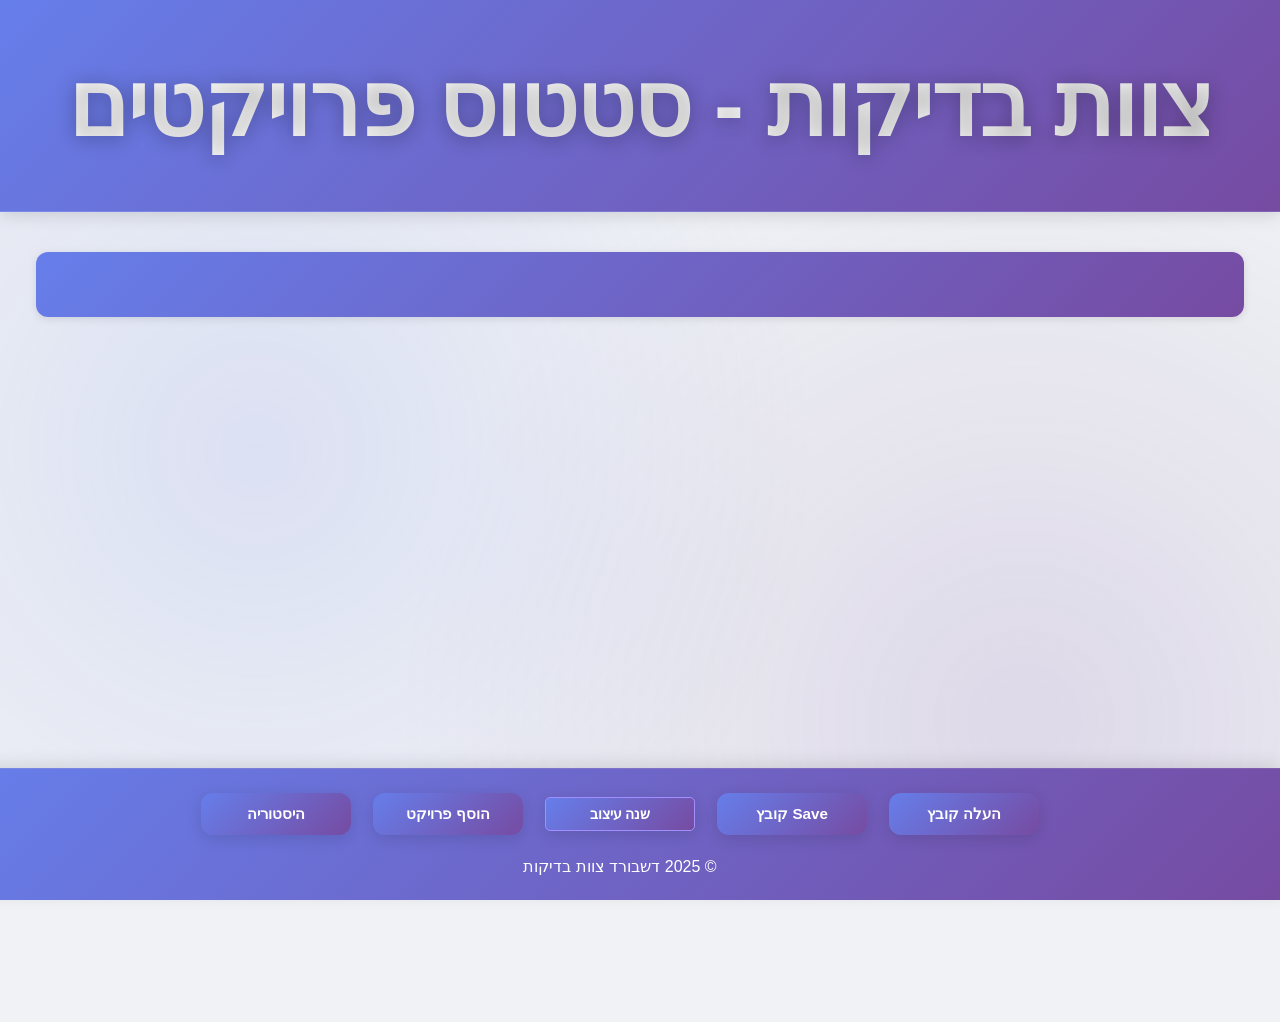
<file: index.html>
<!DOCTYPE html>
<html lang="he" dir="rtl">
<head>
    <meta charset="UTF-8">
    <meta name="viewport" content="width=device-width, initial-scale=1.0">
    <title>דשבורד צוות בדיקות</title>
    <link rel="stylesheet" href="styles.css">
</head>
<body>
    <header>
        <h1><span class="special-title" id="page-title" contenteditable="true" title="לחץ לעריכה">צוות בדיקות - סטטוס פרויקטים</span></h1>
    </header>
    <div id="connectivity-warning" style="display: none;" class="connectivity-banner">
  ❗ קיימת בעיית תקשורת עם האינטרנט. אנא בדוק את החיבור המקומי שלך.
    </div>
    <main>
        <div class="ticker">
            <div class="ticker-content" id="hot-items-ticker">
              <!-- כאן נטען דינמית את שמות המוצרים -->
            </div>
        </div>
        
        <!-- חלון מודלי לעריכה -->
        <div id="edit-modal" class="modal" style="display: none;">
            <div class="modal-content">
                <span class="close-button" onclick="closeEditModal()">&times;</span>
                <h2>עריכת כרטיס</h2>
                <form id="edit-form">
                    <div class="monitor-basic-fields">
                        <label for="edit-name">שם פרויקט</label>
                        <input type="text" id="edit-name" name="name">
                        <label for="edit-url">כתובת אתר (URL):</label>
                        <input type="url" id="edit-url" name="url" placeholder="https://example.com">

                        <div id="edit-fields-container"></div>
                    </div>


                    <div id="monitor-tabs" class="monitor-tabs" data-monitor-ui="true" data-monitor-readonly="true" hidden>
                        <div class="monitor-tablist" role="tablist" aria-orientation="horizontal">
                            <button type="button" class="monitor-tab is-active" id="monitor-tab-tests" role="tab" aria-selected="true" aria-controls="monitor-panel-tests" data-default-tab="true">
                                <span class="monitor-tab-label">Tests</span>
                                <span class="monitor-tab-info" title="Define individual API checks. Each test runs against your base URL in sequence.">ⓘ</span>
                                <span class="monitor-tab-badge" id="monitor-tab-tests-badge">0</span>
                            </button>
                            <button type="button" class="monitor-tab" id="monitor-tab-api-auth" role="tab" aria-selected="false" aria-controls="monitor-panel-api-auth">
                                <span class="monitor-tab-label">API & Auth</span>
                                <span class="monitor-tab-info" title="Configure base URL and authentication flow. Runs once before all tests.">ⓘ</span>
                                <span class="monitor-tab-status" id="monitor-tab-auth-status">✓</span>
                            </button>
                            <button type="button" class="monitor-tab" id="monitor-tab-schedule" role="tab" aria-selected="false" aria-controls="monitor-panel-schedule">
                                <span class="monitor-tab-label">Schedule</span>
                                <span class="monitor-tab-info" title="Enable automatic monitoring. Tests run at specified intervals in the background.">ⓘ</span>
                                <span class="monitor-tab-status" id="monitor-tab-schedule-status">⏰</span>
                            </button>
                        </div>
                        <div class="monitor-panels">
                            <section class="monitor-panel is-active" id="monitor-panel-tests" role="tabpanel" aria-labelledby="monitor-tab-tests" tabindex="0">
                                <div id="monitor-tests-empty" class="monitor-tests-empty">
                                    <h3>No tests configured</h3>
                                    <p>Tests automatically check your API endpoints and report results.</p>
                                    <p><strong>Quick start:</strong> Load an example or add your first test below.</p>
                                    <button type="button" class="monitor-ghost-button" id="load-example-button">
                                        Load JSONPlaceholder Example
                                    </button>
                                </div>
                                <div id="monitor-tests-list" class="monitor-tests-list" hidden></div>
                                <div id="monitor-tests-editor" class="monitor-tests-editor" hidden></div>
                                <div class="monitor-tests-controls" id="monitor-tests-controls" hidden>
                                    <button type="button" class="monitor-ghost-button monitor-tests-add" id="monitor-tests-add-button">Add test</button>
                                </div>
                                <p class="monitor-helper monitor-helper-headers">Enter headers as key:value, one per line.</p>
                            </section>
                            <section class="monitor-panel" id="monitor-panel-api-auth" role="tabpanel" aria-labelledby="monitor-tab-api-auth" tabindex="-1" hidden>
                                <div class="monitor-grid">
                                    <div class="monitor-field-group">
                                        <label for="monitor-base-url">Base URL</label>
                                        <input type="url" id="monitor-base-url" placeholder="https://example.com/api">
                                    </div>
                                    <div class="monitor-field-group monitor-field-group--checkbox">
                                        <label class="monitor-checkbox-line">
                                            <input type="checkbox" id="monitor-login-enabled">
                                            <span>Enable Login Flow</span>
                                        </label>
                                    </div>
                                    <div class="monitor-field-group">
                                        <label for="monitor-login-path">Login Path</label>
                                        <input type="text" id="monitor-login-path" placeholder="/auth/login">
                                    </div>
                                    <div class="monitor-field-group">
                                        <label for="monitor-login-method">Login Method</label>
                                        <select id="monitor-login-method">
                                            <option value="POST">POST</option>
                                            <option value="GET">GET</option>
                                            <option value="PUT">PUT</option>
                                            <option value="PATCH">PATCH</option>
                                            <option value="DELETE">DELETE</option>
                                        </select>
                                    </div>
                                    <div class="monitor-field-group">
                                        <label for="monitor-login-username">Username</label>
                                        <input type="text" id="monitor-login-username" autocomplete="off">
                                    </div>
                                    <div class="monitor-field-group">
                                        <label for="monitor-login-password">Password</label>
                                        <input type="password" id="monitor-login-password" autocomplete="off">
                                    </div>
                                    <div class="monitor-field-group">
                                        <label for="monitor-login-body">Body Template</label>
                                        <textarea id="monitor-login-body" rows="4"></textarea>
                                    </div>
                                    <div class="monitor-field-group">
                                        <label for="monitor-token-location">Token Location</label>
                                        <select id="monitor-token-location">
                                            <option value="json:token">JSON Path (e.g., data.token)</option>
                                            <option value="header:Authorization">Response Header</option>
                                        </select>
                                        <p class="monitor-helper monitor-helper-token">Use json:path.to.token or header:Authorization.</p>
                                    </div>
                                    <div class="monitor-field-group">
                                        <label for="monitor-token-header">Token Header Name</label>
                                        <input type="text" id="monitor-token-header" placeholder="Authorization">
                                    </div>
                                    <div class="monitor-field-group">
                                        <label for="monitor-token-prefix">Token Prefix</label>
                                        <input type="text" id="monitor-token-prefix" placeholder="Bearer ">
                                    </div>
                                    <div class="monitor-field-group monitor-field-group--checkbox">
                                        <label class="monitor-checkbox-line">
                                            <input type="checkbox" id="monitor-persist-password">
                                            <span>Persist password locally (non-production only)</span>
                                        </label>
                                    </div>
                                </div>
                                <p class="monitor-warning">Credentials are stored locally (browser storage). For non-production use only.</p>
                            </section>
                            <section class="monitor-panel" id="monitor-panel-schedule" role="tabpanel" aria-labelledby="monitor-tab-schedule" tabindex="-1" hidden>
                                <div class="monitor-schedule-grid">
                                    <div class="monitor-field-group monitor-field-group--checkbox">
                                        <label class="monitor-checkbox-line">
                                            <input type="checkbox" id="monitor-schedule-enabled">
                                            <span>Enable automatic schedule</span>
                                        </label>
                                    </div>
                                    <div class="monitor-field-group">
                                        <label for="monitor-schedule-interval">Interval (seconds)</label>
                                        <input type="number" id="monitor-schedule-interval" min="30" max="3600" step="30">
                                    </div>
                                </div>
                                <button type="button" id="monitor-run-button" class="monitor-run-button">
                                    <span class="monitor-run-spinner" aria-hidden="true"></span>
                                    <span class="monitor-run-label">Run Now</span>
                                </button>
                            </section>
                        </div>
                    </div>

                    <div class="modal-actions">
                        <button type="button" id="monitor-cancel-button" class="modal-secondary-button" hidden>Cancel</button>
                        <button type="button" id="monitor-delete-button" class="modal-danger-button" hidden>Delete project</button>
                        <button type="button" id="edit-form-save-button">Save</button>
                    </div>
                </form>
            </div>
        </div>
        
        <!-- חלון מודלי להוספת פרויקט חדש -->
        <div id="add-modal" class="modal" style="display: none;">
            <div class="modal-content">
                <span class="close-button" onclick="closeAddModal()">&times;</span>
                <h2>הוספת פרויקט חדש</h2>
                <form id="add-form">
                    <label for="add-name">שם פרויקט</label>
                    <input type="text" id="add-name" name="name" required>
                    <label for="add-url">כתובת אתר (URL):</label>
                    <input type="url" id="add-url" name="url" placeholder="https://example.com">

        
                    <div id="add-fields-container"></div>
        
                    <div class="modal-actions">
                        <button type="button" class="modal-secondary-button" onclick="closeAddModal()">Cancel</button>
                        <button type="button" class="modal-primary-button" onclick="saveNewProject()">הוסף פרויקט</button>
                    </div>
                </form>
            </div>
        </div>
        
        <!-- חלון מודלי להיסטוריית שינויים -->
        <div id="history-modal" class="modal" style="display: none;">
            <div class="modal-content">
                <span class="close-button" onclick="closeHistoryModal()">&times;</span>
                <h2>היסטוריית שינויים</h2>
                <div id="history-container">
                    <!-- כאן ייטען תוכן ההיסטוריה -->
                </div>
            </div>
        </div>

        <!-- Projects Section -->
        <div class="grid-container" id="projects-container">
            <p id="no-projects-message" style="text-align: center; color: gray; display: none;">
                אין פרויקטים להצגה. אנא העלה קובץ JSON.
            </p>
        </div>
    </main>
    <footer>
        <button id="upload-button" class="equal-buttons special-buttons" onclick="document.getElementById('fileInput').click()">
            העלה קובץ
        </button>
        <input type="file" id="fileInput" accept=".json" style="display: none;">
        <button id="download-json" class="equal-buttons special-buttons" onclick="downloadUpdatedJSON()">Save קובץ</button>
        <button id="toggle-theme" class="equal-buttons special-buttons">שנה עיצוב</button>
        <button id="add-project-button" class="equal-buttons special-buttons" onclick="openAddModal()">הוסף פרויקט</button>
        <button id="view-history-button" class="equal-buttons special-buttons" onclick="openHistoryModal()">היסטוריה</button>
        <p>&copy; 2025 דשבורד צוות בדיקות</p>
    </footer>
    <!-- Configuration constants - must load before main script -->
    <script src="js/config-constants.js"></script>
    <!-- Global state and constants - must load after config, before main script -->
    <script src="js/state-global.js"></script>
    <!-- Monitor context and run lifecycle management -->
    <script src="js/monitor-context.js"></script>
    <!-- Monitor execution - API calls, login, tests, scheduling -->
    <script src="js/monitor-execution.js"></script>
    <!-- Monitor UI - tooltips, status, tabs, forms -->
    <script src="js/monitor-ui.js"></script>
    <!-- Project operations - CRUD, rendering, modals -->
    <script src="js/project-operations.js"></script>
    <!-- Secure token manager - in-memory storage only -->
    <script src="js/TokenManager.js"></script>
    <!-- Safe localStorage wrapper with error handling -->
    <script src="js/SafeStorage.js"></script>
    <!-- Centralized validation service -->
    <script src="js/ValidationService.js"></script>
    <!-- Monitor queue - prevents race conditions -->
    <script src="js/MonitorQueue.js"></script>
    <!-- Utility helper functions -->
    <script src="js/UtilityHelpers.js"></script>
    <!-- Connectivity checker - network monitoring -->
    <script src="js/connectivity-checker.js"></script>
    <!-- History service - audit logging -->
    <script src="js/history-service.js"></script>
    <!-- Application initialization - startup and data loading -->
    <script src="js/app-init.js"></script>
    <!-- Scheduler setup - periodic task initialization -->
    <script src="js/scheduler-setup.js"></script>
    <!-- Main application script - documentation only -->
    <script src="script.js"></script>
</body>
</html>
</file>
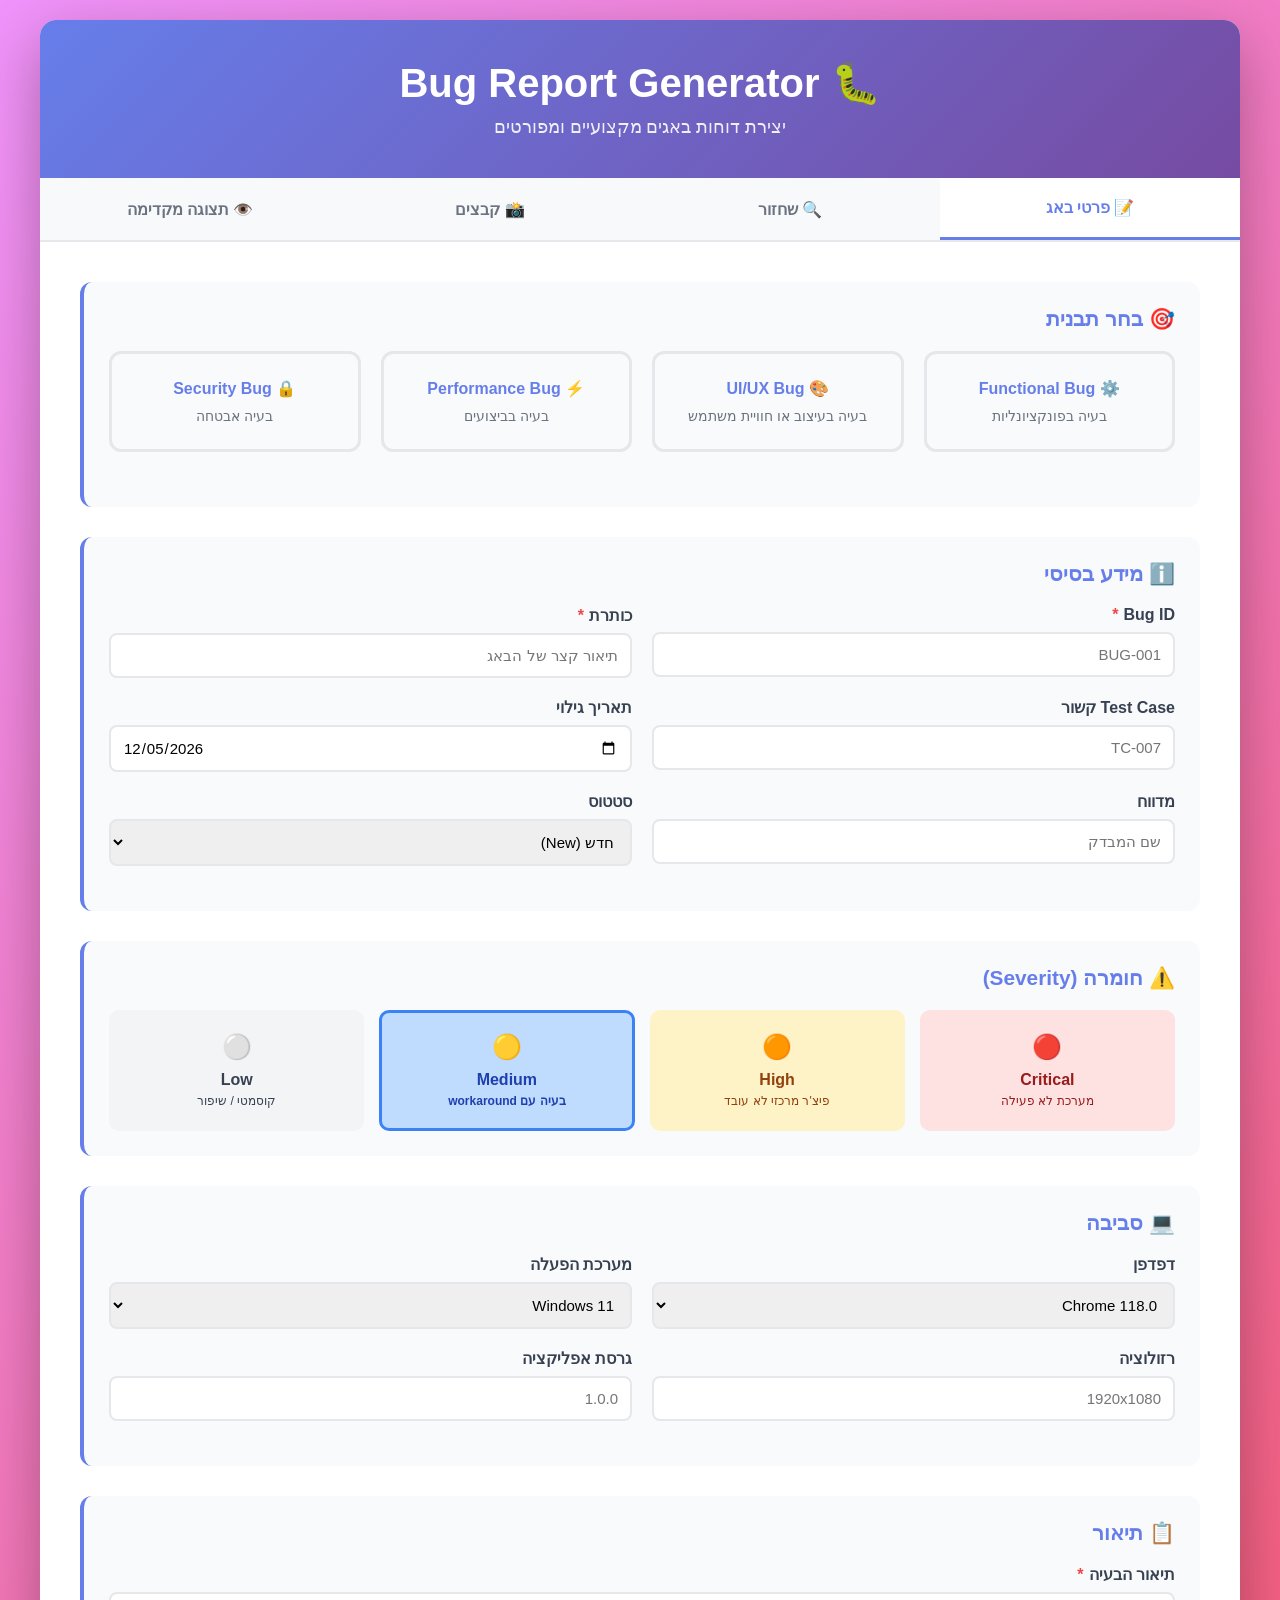
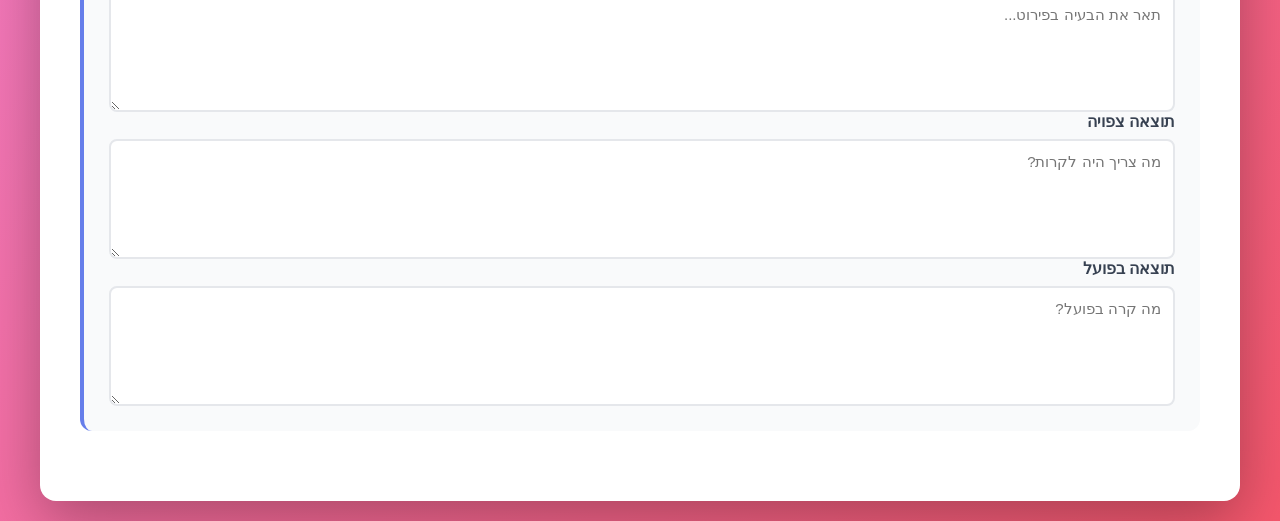
<file: QA/bug_report_template.html>
<!DOCTYPE html>
<html lang="he" dir="rtl">
<head>
    <meta charset="UTF-8">
    <meta name="viewport" content="width=device-width, initial-scale=1.0">
    <title>Bug Report Generator</title>
    <style>
        * {
            margin: 0;
            padding: 0;
            box-sizing: border-box;
        }

        body {
            font-family: 'Segoe UI', Tahoma, Geneva, Verdana, sans-serif;
            background: linear-gradient(135deg, #f093fb 0%, #f5576c 100%);
            padding: 20px;
            min-height: 100vh;
        }

        .container {
            max-width: 1200px;
            margin: 0 auto;
            background: white;
            border-radius: 16px;
            box-shadow: 0 20px 60px rgba(0,0,0,0.3);
            overflow: hidden;
        }

        .header {
            background: linear-gradient(135deg, #667eea 0%, #764ba2 100%);
            color: white;
            padding: 40px;
            text-align: center;
        }

        .header h1 {
            font-size: 2.5em;
            margin-bottom: 10px;
        }

        .header p {
            opacity: 0.9;
            font-size: 1.1em;
        }

        .tabs {
            display: flex;
            background: #f8f9fa;
            border-bottom: 2px solid #e5e7eb;
        }

        .tab {
            flex: 1;
            padding: 20px;
            text-align: center;
            cursor: pointer;
            font-weight: 600;
            color: #6b7280;
            transition: all 0.3s;
            border: none;
            background: none;
            font-size: 16px;
        }

        .tab:hover {
            background: #e5e7eb;
        }

        .tab.active {
            background: white;
            color: #667eea;
            border-bottom: 3px solid #667eea;
        }

        .tab-content {
            display: none;
            padding: 40px;
        }

        .tab-content.active {
            display: block;
        }

        .form-section {
            margin-bottom: 30px;
            padding: 25px;
            background: #f9fafb;
            border-radius: 12px;
            border-left: 4px solid #667eea;
        }

        .form-section h3 {
            color: #667eea;
            margin-bottom: 20px;
            font-size: 1.3em;
        }

        .form-row {
            display: grid;
            grid-template-columns: repeat(auto-fit, minmax(250px, 1fr));
            gap: 20px;
            margin-bottom: 20px;
        }

        .form-group {
            display: flex;
            flex-direction: column;
        }

        .form-group label {
            margin-bottom: 8px;
            font-weight: 600;
            color: #374151;
            display: flex;
            align-items: center;
            gap: 5px;
        }

        .required {
            color: #ef4444;
        }

        input, select, textarea {
            padding: 12px;
            border: 2px solid #e5e7eb;
            border-radius: 8px;
            font-size: 15px;
            transition: all 0.3s;
            font-family: inherit;
        }

        input:focus, select:focus, textarea:focus {
            outline: none;
            border-color: #667eea;
            box-shadow: 0 0 0 3px rgba(102, 126, 234, 0.1);
        }

        textarea {
            min-height: 120px;
            resize: vertical;
        }

        .severity-grid {
            display: grid;
            grid-template-columns: repeat(auto-fit, minmax(150px, 1fr));
            gap: 15px;
        }

        .severity-card {
            padding: 20px;
            border-radius: 10px;
            border: 3px solid transparent;
            cursor: pointer;
            text-align: center;
            transition: all 0.3s;
        }

        .severity-card:hover {
            transform: translateY(-5px);
        }

        .severity-card input[type="radio"] {
            display: none;
        }

        .severity-card input[type="radio"]:checked + label {
            font-weight: bold;
        }

        .severity-critical {
            background: #fee2e2;
            color: #991b1b;
        }

        .severity-critical:hover,
        .severity-critical.selected {
            border-color: #dc2626;
            background: #fecaca;
        }

        .severity-high {
            background: #fef3c7;
            color: #92400e;
        }

        .severity-high:hover,
        .severity-high.selected {
            border-color: #f59e0b;
            background: #fde68a;
        }

        .severity-medium {
            background: #dbeafe;
            color: #1e40af;
        }

        .severity-medium:hover,
        .severity-medium.selected {
            border-color: #3b82f6;
            background: #bfdbfe;
        }

        .severity-low {
            background: #f3f4f6;
            color: #374151;
        }

        .severity-low:hover,
        .severity-low.selected {
            border-color: #6b7280;
            background: #e5e7eb;
        }

        .checklist {
            display: grid;
            gap: 12px;
        }

        .checklist-item {
            display: flex;
            align-items: center;
            gap: 12px;
            padding: 12px;
            background: white;
            border-radius: 8px;
            border: 2px solid #e5e7eb;
        }

        .checklist-item input[type="checkbox"] {
            width: 20px;
            height: 20px;
            cursor: pointer;
        }

        .checklist-item label {
            cursor: pointer;
            flex: 1;
        }

        .steps-container {
            display: flex;
            flex-direction: column;
            gap: 15px;
        }

        .step-item {
            display: flex;
            align-items: flex-start;
            gap: 15px;
        }

        .step-number {
            background: #667eea;
            color: white;
            width: 35px;
            height: 35px;
            border-radius: 50%;
            display: flex;
            align-items: center;
            justify-content: center;
            font-weight: bold;
            flex-shrink: 0;
        }

        .step-input {
            flex: 1;
        }

        .add-step-btn {
            background: #10b981;
            color: white;
            border: none;
            padding: 10px 20px;
            border-radius: 8px;
            cursor: pointer;
            font-weight: 600;
            display: inline-flex;
            align-items: center;
            gap: 8px;
            transition: all 0.3s;
        }

        .add-step-btn:hover {
            background: #059669;
            transform: translateY(-2px);
        }

        .remove-step-btn {
            background: #ef4444;
            color: white;
            border: none;
            padding: 8px 16px;
            border-radius: 6px;
            cursor: pointer;
            font-size: 12px;
        }

        .btn-container {
            display: flex;
            gap: 15px;
            justify-content: center;
            margin-top: 30px;
            padding-top: 30px;
            border-top: 2px solid #e5e7eb;
        }

        .btn {
            padding: 15px 40px;
            border: none;
            border-radius: 10px;
            font-size: 16px;
            font-weight: 600;
            cursor: pointer;
            transition: all 0.3s;
            display: inline-flex;
            align-items: center;
            gap: 10px;
        }

        .btn-primary {
            background: linear-gradient(135deg, #667eea 0%, #764ba2 100%);
            color: white;
        }

        .btn-primary:hover {
            transform: translateY(-3px);
            box-shadow: 0 10px 25px rgba(102, 126, 234, 0.3);
        }

        .btn-secondary {
            background: #6b7280;
            color: white;
        }

        .btn-success {
            background: #10b981;
            color: white;
        }

        .btn-danger {
            background: #ef4444;
            color: white;
        }

        .preview-container {
            background: #1f2937;
            color: #f3f4f6;
            padding: 30px;
            border-radius: 12px;
            font-family: 'Courier New', monospace;
            overflow-x: auto;
        }

        .preview-container h2 {
            color: #60a5fa;
            margin-bottom: 20px;
        }

        .preview-container h3 {
            color: #34d399;
            margin-top: 25px;
            margin-bottom: 15px;
        }

        .preview-container pre {
            background: #111827;
            padding: 15px;
            border-radius: 8px;
            overflow-x: auto;
            border-left: 4px solid #667eea;
        }

        .preview-section {
            margin-bottom: 20px;
            padding-bottom: 20px;
            border-bottom: 1px solid #374151;
        }

        .screenshot-upload {
            border: 3px dashed #d1d5db;
            padding: 40px;
            text-align: center;
            border-radius: 12px;
            background: #f9fafb;
            cursor: pointer;
            transition: all 0.3s;
        }

        .screenshot-upload:hover {
            border-color: #667eea;
            background: #f3f4f6;
        }

        .screenshot-upload input {
            display: none;
        }

        .screenshot-preview {
            display: grid;
            grid-template-columns: repeat(auto-fill, minmax(200px, 1fr));
            gap: 15px;
            margin-top: 20px;
        }

        .screenshot-item {
            position: relative;
            border-radius: 8px;
            overflow: hidden;
            border: 2px solid #e5e7eb;
        }

        .screenshot-item img {
            width: 100%;
            height: 150px;
            object-fit: cover;
        }

        .screenshot-item .remove-img {
            position: absolute;
            top: 5px;
            left: 5px;
            background: #ef4444;
            color: white;
            border: none;
            border-radius: 50%;
            width: 30px;
            height: 30px;
            cursor: pointer;
            font-size: 18px;
        }

        .toast {
            position: fixed;
            bottom: 30px;
            left: 50%;
            transform: translateX(-50%);
            background: #10b981;
            color: white;
            padding: 15px 30px;
            border-radius: 10px;
            box-shadow: 0 10px 30px rgba(0,0,0,0.3);
            display: none;
            align-items: center;
            gap: 10px;
            z-index: 1000;
        }

        .toast.show {
            display: flex;
            animation: slideUp 0.3s ease;
        }

        @keyframes slideUp {
            from {
                bottom: 0;
                opacity: 0;
            }
            to {
                bottom: 30px;
                opacity: 1;
            }
        }

        .template-selector {
            display: grid;
            grid-template-columns: repeat(auto-fit, minmax(250px, 1fr));
            gap: 20px;
            margin-bottom: 30px;
        }

        .template-card {
            padding: 25px;
            border: 3px solid #e5e7eb;
            border-radius: 12px;
            cursor: pointer;
            transition: all 0.3s;
            text-align: center;
        }

        .template-card:hover {
            border-color: #667eea;
            transform: translateY(-5px);
            box-shadow: 0 10px 20px rgba(0,0,0,0.1);
        }

        .template-card.selected {
            border-color: #667eea;
            background: #f0f4ff;
        }

        .template-card h4 {
            color: #667eea;
            margin-bottom: 10px;
        }

        .template-card p {
            font-size: 14px;
            color: #6b7280;
        }

        @media (max-width: 768px) {
            .tabs {
                flex-direction: column;
            }
            
            .form-row {
                grid-template-columns: 1fr;
            }

            .severity-grid {
                grid-template-columns: 1fr;
            }
        }
    </style>
</head>
<body>
    <div class="container">
        <div class="header">
            <h1>🐛 Bug Report Generator</h1>
            <p>יצירת דוחות באגים מקצועיים ומפורטים</p>
        </div>

        <div class="tabs">
            <button class="tab active" onclick="switchTab(0)">📝 פרטי באג</button>
            <button class="tab" onclick="switchTab(1)">🔍 שחזור</button>
            <button class="tab" onclick="switchTab(2)">📸 קבצים</button>
            <button class="tab" onclick="switchTab(3)">👁️ תצוגה מקדימה</button>
        </div>

        <!-- Tab 1: Basic Info -->
        <div class="tab-content active">
            <div class="form-section">
                <h3>🎯 בחר תבנית</h3>
                <div class="template-selector">
                    <div class="template-card" onclick="selectTemplate('functional')">
                        <h4>⚙️ Functional Bug</h4>
                        <p>בעיה בפונקציונליות</p>
                    </div>
                    <div class="template-card" onclick="selectTemplate('ui')">
                        <h4>🎨 UI/UX Bug</h4>
                        <p>בעיה בעיצוב או חוויית משתמש</p>
                    </div>
                    <div class="template-card" onclick="selectTemplate('performance')">
                        <h4>⚡ Performance Bug</h4>
                        <p>בעיה בביצועים</p>
                    </div>
                    <div class="template-card" onclick="selectTemplate('security')">
                        <h4>🔒 Security Bug</h4>
                        <p>בעיה אבטחה</p>
                    </div>
                </div>
            </div>

            <div class="form-section">
                <h3>ℹ️ מידע בסיסי</h3>
                <div class="form-row">
                    <div class="form-group">
                        <label>Bug ID <span class="required">*</span></label>
                        <input type="text" id="bug-id" placeholder="BUG-001" required>
                    </div>
                    <div class="form-group">
                        <label>כותרת <span class="required">*</span></label>
                        <input type="text" id="bug-title" placeholder="תיאור קצר של הבאג" required>
                    </div>
                </div>
                <div class="form-row">
                    <div class="form-group">
                        <label>Test Case קשור</label>
                        <input type="text" id="test-case" placeholder="TC-007">
                    </div>
                    <div class="form-group">
                        <label>תאריך גילוי</label>
                        <input type="date" id="bug-date">
                    </div>
                </div>
                <div class="form-row">
                    <div class="form-group">
                        <label>מדווח</label>
                        <input type="text" id="reporter" placeholder="שם המבדק">
                    </div>
                    <div class="form-group">
                        <label>סטטוס</label>
                        <select id="status">
                            <option value="New">חדש (New)</option>
                            <option value="In Progress">בטיפול (In Progress)</option>
                            <option value="Fixed">תוקן (Fixed)</option>
                            <option value="Verified">אומת (Verified)</option>
                            <option value="Closed">סגור (Closed)</option>
                            <option value="Reopened">נפתח מחדש (Reopened)</option>
                        </select>
                    </div>
                </div>
            </div>

            <div class="form-section">
                <h3>⚠️ חומרה (Severity)</h3>
                <div class="severity-grid">
                    <div class="severity-card severity-critical" onclick="selectSeverity('critical', this)">
                        <input type="radio" name="severity" id="sev-critical" value="Critical">
                        <label for="sev-critical">
                            <div style="font-size: 24px; margin-bottom: 10px;">🔴</div>
                            <div style="font-weight: bold;">Critical</div>
                            <div style="font-size: 12px; margin-top: 5px;">מערכת לא פעילה</div>
                        </label>
                    </div>
                    <div class="severity-card severity-high" onclick="selectSeverity('high', this)">
                        <input type="radio" name="severity" id="sev-high" value="High">
                        <label for="sev-high">
                            <div style="font-size: 24px; margin-bottom: 10px;">🟠</div>
                            <div style="font-weight: bold;">High</div>
                            <div style="font-size: 12px; margin-top: 5px;">פיצ'ר מרכזי לא עובד</div>
                        </label>
                    </div>
                    <div class="severity-card severity-medium" onclick="selectSeverity('medium', this)">
                        <input type="radio" name="severity" id="sev-medium" value="Medium" checked>
                        <label for="sev-medium">
                            <div style="font-size: 24px; margin-bottom: 10px;">🟡</div>
                            <div style="font-weight: bold;">Medium</div>
                            <div style="font-size: 12px; margin-top: 5px;">בעיה עם workaround</div>
                        </label>
                    </div>
                    <div class="severity-card severity-low" onclick="selectSeverity('low', this)">
                        <input type="radio" name="severity" id="sev-low" value="Low">
                        <label for="sev-low">
                            <div style="font-size: 24px; margin-bottom: 10px;">⚪</div>
                            <div style="font-weight: bold;">Low</div>
                            <div style="font-size: 12px; margin-top: 5px;">קוסמטי / שיפור</div>
                        </label>
                    </div>
                </div>
            </div>

            <div class="form-section">
                <h3>💻 סביבה</h3>
                <div class="form-row">
                    <div class="form-group">
                        <label>דפדפן</label>
                        <select id="browser">
                            <option>Chrome 118.0</option>
                            <option>Firefox 119.0</option>
                            <option>Edge 118.0</option>
                            <option>Safari 17.0</option>
                        </select>
                    </div>
                    <div class="form-group">
                        <label>מערכת הפעלה</label>
                        <select id="os">
                            <option>Windows 11</option>
                            <option>Windows 10</option>
                            <option>macOS Sonoma</option>
                            <option>Ubuntu 22.04</option>
                        </select>
                    </div>
                </div>
                <div class="form-row">
                    <div class="form-group">
                        <label>רזולוציה</label>
                        <input type="text" id="resolution" placeholder="1920x1080">
                    </div>
                    <div class="form-group">
                        <label>גרסת אפליקציה</label>
                        <input type="text" id="app-version" placeholder="1.0.0">
                    </div>
                </div>
            </div>

            <div class="form-section">
                <h3>📋 תיאור</h3>
                <div class="form-group">
                    <label>תיאור הבעיה <span class="required">*</span></label>
                    <textarea id="description" placeholder="תאר את הבעיה בפירוט..." required></textarea>
                </div>
                <div class="form-group">
                    <label>תוצאה צפויה</label>
                    <textarea id="expected" placeholder="מה צריך היה לקרות?"></textarea>
                </div>
                <div class="form-group">
                    <label>תוצאה בפועל</label>
                    <textarea id="actual" placeholder="מה קרה בפועל?"></textarea>
                </div>
            </div>
        </div>

        <!-- Tab 2: Reproduction Steps -->
        <div class="tab-content">
            <div class="form-section">
                <h3>🔄 שלבי שחזור</h3>
                <div class="steps-container" id="steps-container">
                    <div class="step-item">
                        <div class="step-number">1</div>
                        <input type="text" class="step-input" placeholder="שלב ראשון...">
                    </div>
                </div>
                <button class="add-step-btn" onclick="addStep()">➕ הוסף שלב</button>
            </div>

            <div class="form-section">
                <h3>✅ Preconditions</h3>
                <div class="checklist">
                    <div class="checklist-item">
                        <input type="checkbox" id="pre-1" class="precondition">
                        <label for="pre-1">LocalStorage נקי</label>
                    </div>
                    <div class="checklist-item">
                        <input type="checkbox" id="pre-2" class="precondition">
                        <label for="pre-2">דפדפן עדכני</label>
                    </div>
                    <div class="checklist-item">
                        <input type="checkbox" id="pre-3" class="precondition">
                        <label for="pre-3">חיבור לאינטרנט יציב</label>
                    </div>
                    <div class="checklist-item">
                        <input type="checkbox" id="pre-4" class="precondition">
                        <label for="pre-4">קובץ projects.json קיים</label>
                    </div>
                </div>
            </div>

            <div class="form-section">
                <h3>🔁 Frequency</h3>
                <div class="form-group">
                    <label>באיזו תדירות הבעיה מתרחשת?</label>
                    <select id="frequency">
                        <option value="Always">תמיד (100%)</option>
                        <option value="Often">לעיתים קרובות (75%)</option>
                        <option value="Sometimes">לפעמים (50%)</option>
                        <option value="Rarely">לעיתים רחוקות (25%)</option>
                        <option value="Once">פעם אחת</option>
                    </select>
                </div>
            </div>

            <div class="form-section">
                <h3>💡 Workaround</h3>
                <div class="form-group">
                    <label>האם קיים פתרון זמני?</label>
                    <textarea id="workaround" placeholder="תאר את הפתרון הזמני אם קיים..."></textarea>
                </div>
            </div>
        </div>

        <!-- Tab 3: Attachments -->
        <div class="tab-content">
            <div class="form-section">
                <h3>📸 Screenshots</h3>
                <div class="screenshot-upload" onclick="document.getElementById('screenshot-input').click()">
                    <div style="font-size: 48px; margin-bottom: 10px;">📷</div>
                    <div style="font-size: 18px; font-weight: 600; margin-bottom: 5px;">לחץ להעלאת תמונות</div>
                    <div style="font-size: 14px; color: #6b7280;">PNG, JPG, GIF - עד 5MB</div>
                    <input type="file" id="screenshot-input" accept="image/*" multiple onchange="handleScreenshots(event)">
                </div>
                <div class="screenshot-preview" id="screenshot-preview"></div>
            </div>

            <div class="form-section">
                <h3>🖥️ Console Errors</h3>
                <div class="form-group">
                    <label>שגיאות מה-Console (F12)</label>
                    <textarea id="console-errors" placeholder="Paste errors from browser console...
Example:
Uncaught TypeError: Cannot read property 'name' of undefined
    at saveProject (script.js:123)"></textarea>
                </div>
            </div>

            <div class="form-section">
                <h3>🌐 Network Log</h3>
                <div class="form-group">
                    <label>Failed Requests</label>
                    <textarea id="network-log" placeholder="רשום requests שנכשלו...
Example:
GET https://api.example.com/users - Status: 404
POST https://api.example.com/auth - Status: 500"></textarea>
                </div>
            </div>

            <div class="form-section">
                <h3>📝 הערות נוספות</h3>
                <div class="form-group">
                    <textarea id="additional-notes" placeholder="כל מידע נוסף שעשוי לעזור..."></textarea>
                </div>
            </div>
        </div>

        <!-- Tab 4: Preview -->
        <div class="tab-content">
            <div class="preview-container" id="preview-container">
                <h2># Bug Report: [טוען...]</h2>
                <div id="preview-content"></div>
            </div>
            
            <div class="btn-container">
                <button class="btn btn-primary" onclick="copyToClipboard()">📋 העתק Markdown</button>
                <button class="btn btn-success" onclick="downloadMarkdown()">💾 שמור כקובץ</button>
                <button class="btn btn-secondary" onclick="exportJSON()">📦 ייצא JSON</button>
                <button class="btn btn-danger" onclick="resetForm()">🔄 איפוס</button>
            </div>
        </div>
    </div>

    <div class="toast" id="toast"></div>

    <script>
        let screenshots = [];
        let stepCount = 1;

        // Initialize
        document.getElementById('bug-date').valueAsDate = new Date();
        selectSeverity('medium', document.querySelector('.severity-medium'));

        function switchTab(index) {
            document.querySelectorAll('.tab').forEach((tab, i) => {
                tab.classList.toggle('active', i === index);
            });
            document.querySelectorAll('.tab-content').forEach((content, i) => {
                content.classList.toggle('active', i === index);
            });
            if (index === 3) {
                updatePreview();
            }
        }

        function selectTemplate(type) {
            document.querySelectorAll('.template-card').forEach(card => {
                card.classList.remove('selected');
            });
            event.target.closest('.template-card').classList.add('selected');
            
            const templates = {
                functional: {
                    title: 'Functional issue - feature not working',
                    description: 'When clicking [button/element], the expected action does not occur.',
                    expected: 'The [feature] should work as designed.',
                    actual: 'The [feature] does not respond / shows error.'
                },
                ui: {
                    title: 'UI/UX issue - visual problem',
                    description: 'Visual element [name] appears incorrectly.',
                    expected: 'Element should display properly according to design.',
                    actual: 'Element is misaligned / wrong color / wrong size.'
                },
                performance: {
                    title: 'Performance issue - slow response',
                    description: 'Action [name] takes too long to complete.',
                    expected: 'Response time should be under [X] seconds.',
                    actual: 'Action takes [Y] seconds, causing poor UX.'
                },
                security: {
                    title: 'Security issue - vulnerability found',
                    description: 'Found security vulnerability in [area].',
                    expected: 'System should be secure against [threat].',
                    actual: 'Potential exploit allows [action].'
                }
            };
            
            if (templates[type]) {
                document.getElementById('bug-title').value = templates[type].title;
                document.getElementById('description').value = templates[type].description;
                document.getElementById('expected').value = templates[type].expected;
                document.getElementById('actual').value = templates[type].actual;
            }
        }

        function selectSeverity(severity, element) {
            document.querySelectorAll('.severity-card').forEach(card => {
                card.classList.remove('selected');
            });
            element.classList.add('selected');
            document.getElementById('sev-' + severity).checked = true;
        }

        function addStep() {
            stepCount++;
            const container = document.getElementById('steps-container');
            const stepItem = document.createElement('div');
            stepItem.className = 'step-item';
            stepItem.innerHTML = `
                <div class="step-number">${stepCount}</div>
                <input type="text" class="step-input" placeholder="שלב ${stepCount}...">
                <button class="remove-step-btn" onclick="removeStep(this)">✖</button>
            `;
            container.appendChild(stepItem);
        }

        function removeStep(button) {
            if (stepCount > 1) {
                button.parentElement.remove();
                stepCount--;
                updateStepNumbers();
            }
        }

        function updateStepNumbers() {
            document.querySelectorAll('.step-number').forEach((num, index) => {
                num.textContent = index + 1;
            });
        }

        function handleScreenshots(event) {
            const files = Array.from(event.target.files);
            files.forEach(file => {
                if (file.size > 5 * 1024 * 1024) {
                    showToast('קובץ גדול מדי: ' + file.name, 'error');
                    return;
                }
                
                const reader = new FileReader();
                reader.onload = function(e) {
                    screenshots.push({
                        name: file.name,
                        data: e.target.result
                    });
                    renderScreenshots();
                };
                reader.readAsDataURL(file);
            });
        }

        function renderScreenshots() {
            const container = document.getElementById('screenshot-preview');
            container.innerHTML = screenshots.map((img, index) => `
                <div class="screenshot-item">
                    <img src="${img.data}" alt="${img.name}">
                    <button class="remove-img" onclick="removeScreenshot(${index})">×</button>
                </div>
            `).join('');
        }

        function removeScreenshot(index) {
            screenshots.splice(index, 1);
            renderScreenshots();
        }

        function generateMarkdown() {
            const bugId = document.getElementById('bug-id').value || 'BUG-XXX';
            const title = document.getElementById('bug-title').value || 'Untitled Bug';
            const testCase = document.getElementById('test-case').value || 'N/A';
            const date = document.getElementById('bug-date').value || new Date().toISOString().split('T')[0];
            const reporter = document.getElementById('reporter').value || 'Unknown';
            const status = document.getElementById('status').value;
            const severity = document.querySelector('input[name="severity"]:checked')?.value || 'Medium';
            const browser = document.getElementById('browser').value;
            const os = document.getElementById('os').value;
            const resolution = document.getElementById('resolution').value || 'N/A';
            const appVersion = document.getElementById('app-version').value || 'N/A';
            const description = document.getElementById('description').value || 'No description provided';
            const expected = document.getElementById('expected').value || 'Not specified';
            const actual = document.getElementById('actual').value || 'Not specified';
            const frequency = document.getElementById('frequency').value;
            const workaround = document.getElementById('workaround').value || 'None';
            const consoleErrors = document.getElementById('console-errors').value || 'None';
            const networkLog = document.getElementById('network-log').value || 'None';
            const additionalNotes = document.getElementById('additional-notes').value || 'None';

            // Steps
            const steps = Array.from(document.querySelectorAll('.step-input'))
                .map((input, index) => `${index + 1}. ${input.value || 'Step ' + (index + 1)}`)
                .join('\n');

            // Preconditions
            const preconditions = Array.from(document.querySelectorAll('.precondition:checked'))
                .map(cb => `- [x] ${cb.nextElementSibling.textContent}`)
                .join('\n');

            const markdown = `# Bug Report: ${title}

**Bug ID:** ${bugId}  
**Reported By:** ${reporter}  
**Date:** ${date}  
**Test Case:** ${testCase}  
**Status:** ${status}  
**Severity:** ${severity}

---

## 📝 Summary

${description}

---

## 💻 Environment

- **Browser:** ${browser}
- **OS:** ${os}
- **Screen Resolution:** ${resolution}
- **App Version:** ${appVersion}

---

## 🔄 Steps to Reproduce

${steps}

---

## ✅ Preconditions

${preconditions || 'None specified'}

---

## 🎯 Expected Result

${expected}

---

## ❌ Actual Result

${actual}

---

## 🔁 Frequency

**${frequency}** - This issue occurs ${frequency.toLowerCase()}.

---

## 💡 Workaround

${workaround}

---

## 🖥️ Console Errors

\`\`\`
${consoleErrors}
\`\`\`

---

## 🌐 Network Log

\`\`\`
${networkLog}
\`\`\`

---

## 📸 Screenshots

${screenshots.length > 0 ? screenshots.map((img, i) => `![Screenshot ${i + 1}](${img.name})`).join('\n') : 'No screenshots attached'}

---

## 📝 Additional Notes

${additionalNotes}

---

## 🔍 Impact Analysis

**Business Impact:** ${severity === 'Critical' ? 'High - Blocks critical functionality' : severity === 'High' ? 'Medium - Major feature affected' : severity === 'Medium' ? 'Low - Workaround available' : 'Minimal - Cosmetic issue'}

**User Impact:** ${severity === 'Critical' ? 'All users affected' : severity === 'High' ? 'Many users affected' : severity === 'Medium' ? 'Some users affected' : 'Few users affected'}

---

## ✅ Acceptance Criteria for Fix

- [ ] Bug is reproducible in test environment
- [ ] Fix is implemented and tested
- [ ] Regression testing passed
- [ ] No new bugs introduced
- [ ] Documentation updated (if needed)

---

**Priority for Fix:** ${severity === 'Critical' ? 'P0 - Immediate' : severity === 'High' ? 'P1 - Next Sprint' : severity === 'Medium' ? 'P2 - Backlog' : 'P3 - Future'}

**Assigned To:** _[Developer Name]_  
**Target Fix Date:** _[Date]_

---

*Generated by Bug Report Generator - ${new Date().toLocaleString('he-IL')}*`;

            return markdown;
        }

        function updatePreview() {
            const markdown = generateMarkdown();
            const previewContent = document.getElementById('preview-content');
            
            // Simple markdown to HTML conversion for preview
            let html = markdown
                .replace(/^# (.*$)/gm, '<h2>$1</h2>')
                .replace(/^## (.*$)/gm, '<h3>$1</h3>')
                .replace(/^\*\*(.*?)\*\*/gm, '<strong>$1</strong>')
                .replace(/^---$/gm, '<hr>')
                .replace(/^- \[(x| )\] (.*$)/gm, '<div>$1 $2</div>')
                .replace(/```([\s\S]*?)```/gm, '<pre>$1</pre>')
                .replace(/\n/g, '<br>');
            
            previewContent.innerHTML = html;
        }

        function copyToClipboard() {
            const markdown = generateMarkdown();
            navigator.clipboard.writeText(markdown).then(() => {
                showToast('✅ הועתק ללוח!', 'success');
            }).catch(() => {
                showToast('❌ שגיאה בהעתקה', 'error');
            });
        }

        function downloadMarkdown() {
            const markdown = generateMarkdown();
            const bugId = document.getElementById('bug-id').value || 'BUG-XXX';
            const blob = new Blob([markdown], { type: 'text/markdown' });
            const link = document.createElement('a');
            link.href = URL.createObjectURL(blob);
            link.download = `${bugId}_${new Date().toISOString().split('T')[0]}.md`;
            link.click();
            showToast('✅ קובץ הורד בהצלחה!', 'success');
        }

        function exportJSON() {
            const data = {
                bugId: document.getElementById('bug-id').value,
                title: document.getElementById('bug-title').value,
                testCase: document.getElementById('test-case').value,
                date: document.getElementById('bug-date').value,
                reporter: document.getElementById('reporter').value,
                status: document.getElementById('status').value,
                severity: document.querySelector('input[name="severity"]:checked')?.value,
                environment: {
                    browser: document.getElementById('browser').value,
                    os: document.getElementById('os').value,
                    resolution: document.getElementById('resolution').value,
                    appVersion: document.getElementById('app-version').value
                },
                description: document.getElementById('description').value,
                expected: document.getElementById('expected').value,
                actual: document.getElementById('actual').value,
                steps: Array.from(document.querySelectorAll('.step-input')).map(input => input.value),
                frequency: document.getElementById('frequency').value,
                workaround: document.getElementById('workaround').value,
                consoleErrors: document.getElementById('console-errors').value,
                networkLog: document.getElementById('network-log').value,
                additionalNotes: document.getElementById('additional-notes').value,
                screenshots: screenshots.map(s => s.name)
            };

            const blob = new Blob([JSON.stringify(data, null, 2)], { type: 'application/json' });
            const link = document.createElement('a');
            link.href = URL.createObjectURL(blob);
            link.download = `${data.bugId}_${new Date().toISOString().split('T')[0]}.json`;
            link.click();
            showToast('✅ JSON יוצא בהצלחה!', 'success');
        }

        function resetForm() {
            if (confirm('האם אתה בטוח? כל המידע ימחק!')) {
                document.querySelectorAll('input[type="text"], input[type="date"], textarea, select').forEach(field => {
                    field.value = '';
                });
                document.getElementById('bug-date').valueAsDate = new Date();
                screenshots = [];
                renderScreenshots();
                stepCount = 1;
                document.getElementById('steps-container').innerHTML = `
                    <div class="step-item">
                        <div class="step-number">1</div>
                        <input type="text" class="step-input" placeholder="שלב ראשון...">
                    </div>
                `;
                selectSeverity('medium', document.querySelector('.severity-medium'));
                showToast('✅ טופס אופס!', 'success');
            }
        }

        function showToast(message, type) {
            const toast = document.getElementById('toast');
            toast.textContent = message;
            toast.style.background = type === 'error' ? '#ef4444' : '#10b981';
            toast.classList.add('show');
            setTimeout(() => {
                toast.classList.remove('show');
            }, 3000);
        }

        // Auto-save to localStorage
        setInterval(() => {
            const formData = {
                bugId: document.getElementById('bug-id').value,
                title: document.getElementById('bug-title').value,
                description: document.getElementById('description').value
            };
            localStorage.setItem('bug-report-draft', JSON.stringify(formData));
        }, 5000);

        // Load draft on page load
        window.addEventListener('load', () => {
            const draft = localStorage.getItem('bug-report-draft');
            if (draft) {
                const data = JSON.parse(draft);
                if (data.bugId) document.getElementById('bug-id').value = data.bugId;
                if (data.title) document.getElementById('bug-title').value = data.title;
                if (data.description) document.getElementById('description').value = data.description;
            }
        });
    </script>
</body>
</html>
</file>
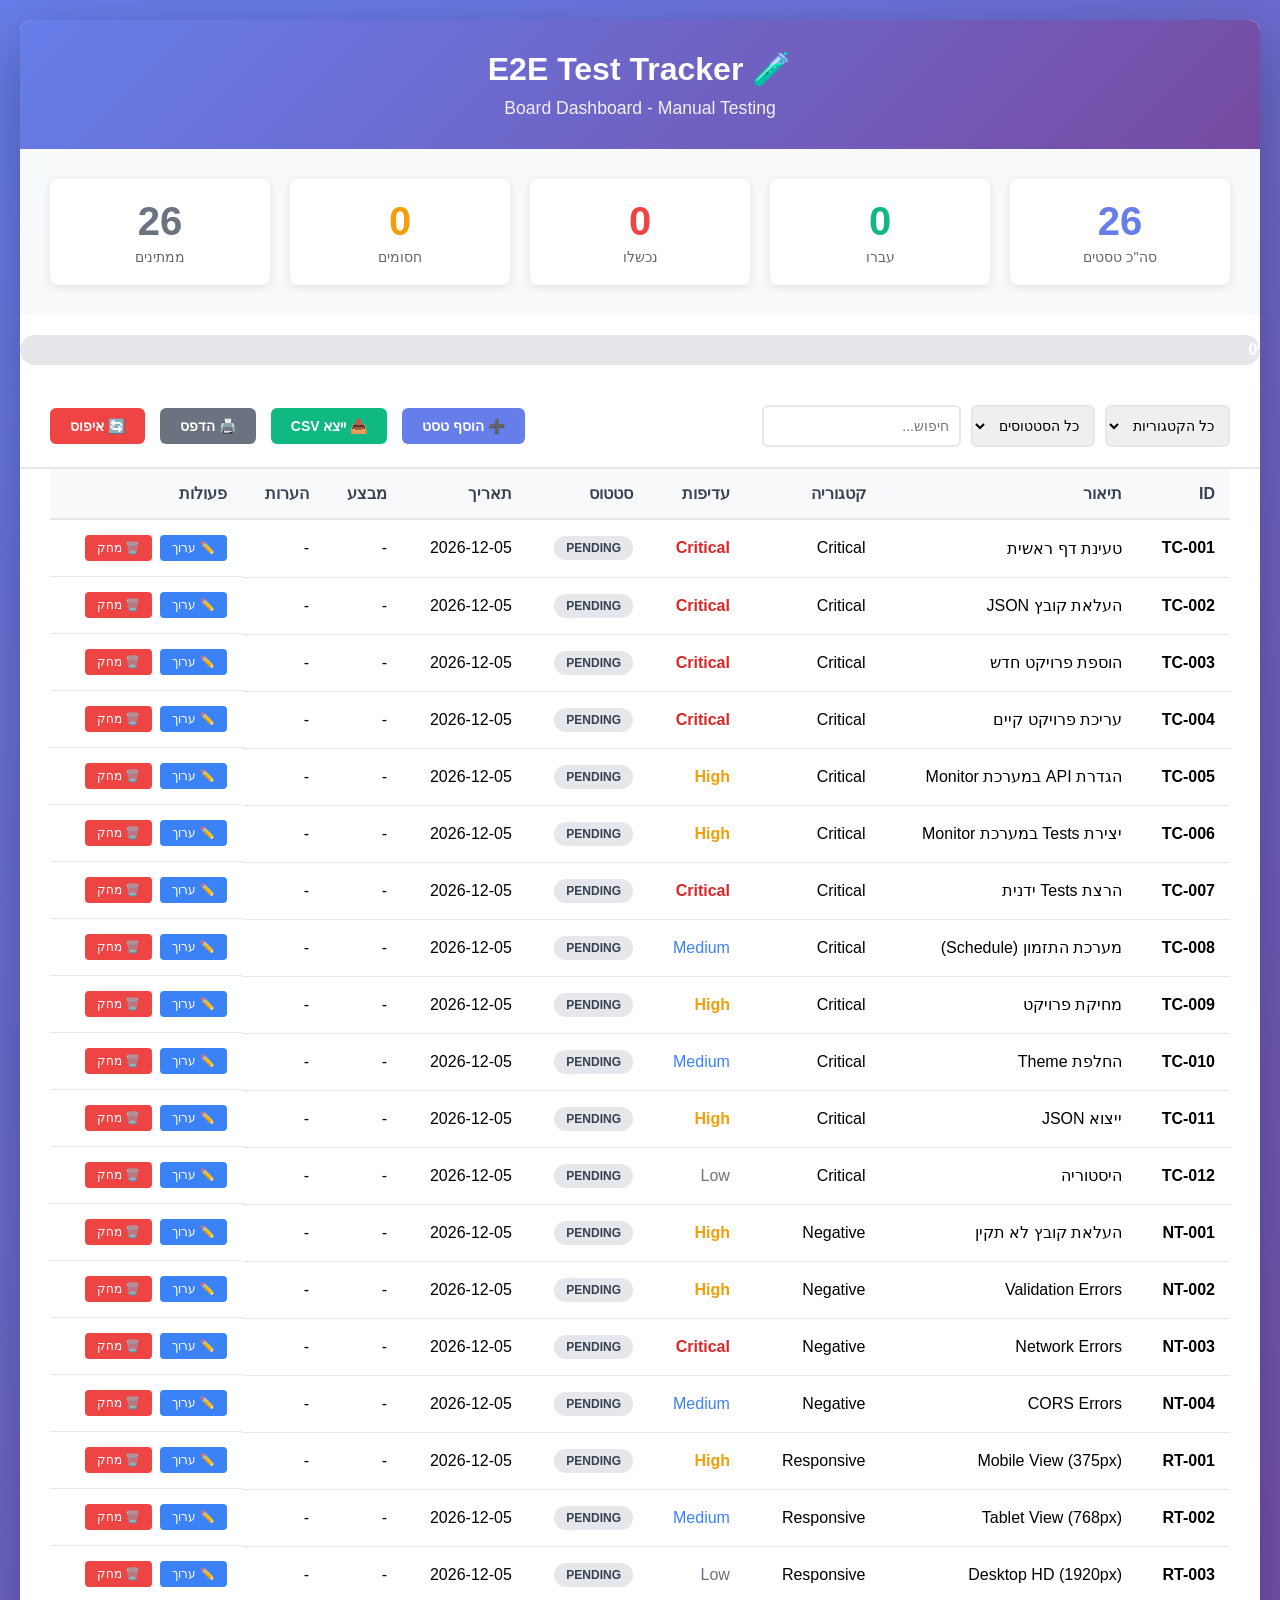
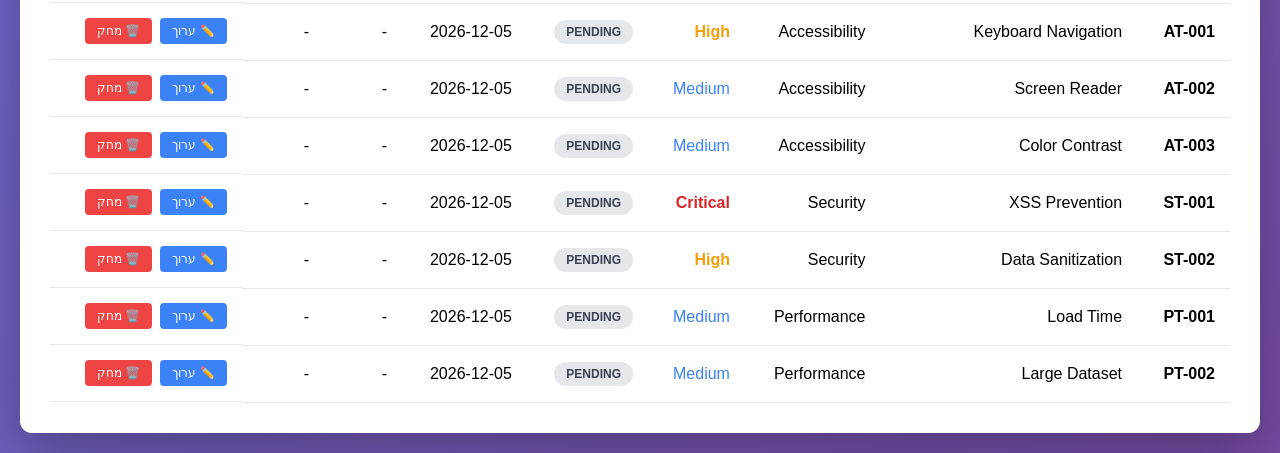
<file: QA/e2e_test_tracker.html>
<!DOCTYPE html>
<html lang="he" dir="rtl">
<head>
    <meta charset="UTF-8">
    <meta name="viewport" content="width=device-width, initial-scale=1.0">
    <title>E2E Test Tracker - Board Dashboard</title>
    <style>
        * {
            margin: 0;
            padding: 0;
            box-sizing: border-box;
        }

        body {
            font-family: 'Segoe UI', Tahoma, Geneva, Verdana, sans-serif;
            background: linear-gradient(135deg, #667eea 0%, #764ba2 100%);
            padding: 20px;
            min-height: 100vh;
        }

        .container {
            max-width: 1400px;
            margin: 0 auto;
            background: white;
            border-radius: 12px;
            box-shadow: 0 20px 60px rgba(0,0,0,0.3);
            overflow: hidden;
        }

        .header {
            background: linear-gradient(135deg, #667eea 0%, #764ba2 100%);
            color: white;
            padding: 30px;
            text-align: center;
        }

        .header h1 {
            font-size: 2em;
            margin-bottom: 10px;
        }

        .header p {
            opacity: 0.9;
            font-size: 1.1em;
        }

        .stats {
            display: grid;
            grid-template-columns: repeat(auto-fit, minmax(200px, 1fr));
            gap: 20px;
            padding: 30px;
            background: #f8f9fa;
        }

        .stat-card {
            background: white;
            padding: 20px;
            border-radius: 8px;
            text-align: center;
            box-shadow: 0 2px 8px rgba(0,0,0,0.1);
            transition: transform 0.2s;
        }

        .stat-card:hover {
            transform: translateY(-5px);
        }

        .stat-value {
            font-size: 2.5em;
            font-weight: bold;
            margin-bottom: 5px;
        }

        .stat-label {
            color: #666;
            font-size: 0.9em;
            text-transform: uppercase;
        }

        .stat-card.total .stat-value { color: #667eea; }
        .stat-card.passed .stat-value { color: #10b981; }
        .stat-card.failed .stat-value { color: #ef4444; }
        .stat-card.blocked .stat-value { color: #f59e0b; }
        .stat-card.pending .stat-value { color: #6b7280; }

        .controls {
            padding: 20px 30px;
            background: white;
            border-bottom: 2px solid #e5e7eb;
            display: flex;
            gap: 15px;
            flex-wrap: wrap;
            align-items: center;
        }

        .btn {
            padding: 10px 20px;
            border: none;
            border-radius: 6px;
            font-size: 14px;
            font-weight: 600;
            cursor: pointer;
            transition: all 0.2s;
            display: inline-flex;
            align-items: center;
            gap: 8px;
        }

        .btn:hover {
            transform: translateY(-2px);
            box-shadow: 0 4px 12px rgba(0,0,0,0.15);
        }

        .btn-primary {
            background: #667eea;
            color: white;
        }

        .btn-success {
            background: #10b981;
            color: white;
        }

        .btn-danger {
            background: #ef4444;
            color: white;
        }

        .btn-secondary {
            background: #6b7280;
            color: white;
        }

        .filter-group {
            display: flex;
            gap: 10px;
            flex: 1;
        }

        select, input {
            padding: 10px;
            border: 2px solid #e5e7eb;
            border-radius: 6px;
            font-size: 14px;
        }

        select:focus, input:focus {
            outline: none;
            border-color: #667eea;
        }

        .table-container {
            overflow-x: auto;
            padding: 0 30px 30px 30px;
        }

        table {
            width: 100%;
            border-collapse: collapse;
            background: white;
        }

        thead {
            background: #f8f9fa;
            position: sticky;
            top: 0;
        }

        th {
            padding: 15px;
            text-align: right;
            font-weight: 600;
            color: #374151;
            border-bottom: 2px solid #e5e7eb;
        }

        td {
            padding: 15px;
            border-bottom: 1px solid #e5e7eb;
        }

        tbody tr:hover {
            background: #f9fafb;
        }

        .status-badge {
            display: inline-block;
            padding: 5px 12px;
            border-radius: 20px;
            font-size: 12px;
            font-weight: 600;
            text-transform: uppercase;
        }

        .status-passed { background: #d1fae5; color: #065f46; }
        .status-failed { background: #fee2e2; color: #991b1b; }
        .status-blocked { background: #fef3c7; color: #92400e; }
        .status-pending { background: #e5e7eb; color: #374151; }

        .priority-critical { color: #dc2626; font-weight: bold; }
        .priority-high { color: #f59e0b; font-weight: bold; }
        .priority-medium { color: #3b82f6; }
        .priority-low { color: #6b7280; }

        .action-buttons {
            display: flex;
            gap: 8px;
        }

        .action-btn {
            padding: 6px 12px;
            border: none;
            border-radius: 4px;
            cursor: pointer;
            font-size: 12px;
            transition: all 0.2s;
        }

        .action-btn.edit {
            background: #3b82f6;
            color: white;
        }

        .action-btn.delete {
            background: #ef4444;
            color: white;
        }

        .modal {
            display: none;
            position: fixed;
            top: 0;
            left: 0;
            width: 100%;
            height: 100%;
            background: rgba(0,0,0,0.5);
            z-index: 1000;
            justify-content: center;
            align-items: center;
        }

        .modal.active {
            display: flex;
        }

        .modal-content {
            background: white;
            padding: 30px;
            border-radius: 12px;
            max-width: 600px;
            width: 90%;
            max-height: 90vh;
            overflow-y: auto;
        }

        .modal-header {
            font-size: 1.5em;
            margin-bottom: 20px;
            color: #667eea;
        }

        .form-group {
            margin-bottom: 20px;
        }

        .form-group label {
            display: block;
            margin-bottom: 8px;
            font-weight: 600;
            color: #374151;
        }

        .form-group input,
        .form-group select,
        .form-group textarea {
            width: 100%;
            padding: 10px;
            border: 2px solid #e5e7eb;
            border-radius: 6px;
            font-size: 14px;
        }

        .form-group textarea {
            min-height: 100px;
            resize: vertical;
        }

        .progress-bar {
            width: 100%;
            height: 30px;
            background: #e5e7eb;
            border-radius: 15px;
            overflow: hidden;
            margin: 20px 0;
        }

        .progress-fill {
            height: 100%;
            background: linear-gradient(90deg, #667eea 0%, #764ba2 100%);
            display: flex;
            align-items: center;
            justify-content: center;
            color: white;
            font-weight: bold;
            transition: width 0.3s;
        }

        @media print {
            .controls, .action-buttons {
                display: none;
            }
            body {
                background: white;
                padding: 0;
            }
        }
    </style>
</head>
<body>
    <div class="container">
        <div class="header">
            <h1>🧪 E2E Test Tracker</h1>
            <p>Board Dashboard - Manual Testing</p>
        </div>

        <div class="stats">
            <div class="stat-card total">
                <div class="stat-value" id="stat-total">0</div>
                <div class="stat-label">סה"כ טסטים</div>
            </div>
            <div class="stat-card passed">
                <div class="stat-value" id="stat-passed">0</div>
                <div class="stat-label">עברו</div>
            </div>
            <div class="stat-card failed">
                <div class="stat-value" id="stat-failed">0</div>
                <div class="stat-label">נכשלו</div>
            </div>
            <div class="stat-card blocked">
                <div class="stat-value" id="stat-blocked">0</div>
                <div class="stat-label">חסומים</div>
            </div>
            <div class="stat-card pending">
                <div class="stat-value" id="stat-pending">0</div>
                <div class="stat-label">ממתינים</div>
            </div>
        </div>

        <div class="progress-bar">
            <div class="progress-fill" id="progress-fill" style="width: 0%">0%</div>
        </div>

        <div class="controls">
            <div class="filter-group">
                <select id="filter-category">
                    <option value="">כל הקטגוריות</option>
                    <option value="Critical">Critical</option>
                    <option value="Negative">Negative</option>
                    <option value="Responsive">Responsive</option>
                    <option value="Accessibility">Accessibility</option>
                    <option value="Security">Security</option>
                    <option value="Performance">Performance</option>
                </select>
                <select id="filter-status">
                    <option value="">כל הסטטוסים</option>
                    <option value="Passed">עבר</option>
                    <option value="Failed">נכשל</option>
                    <option value="Blocked">חסום</option>
                    <option value="Pending">ממתין</option>
                </select>
                <input type="text" id="search-box" placeholder="חיפוש...">
            </div>
            <button class="btn btn-primary" onclick="openModal()">➕ הוסף טסט</button>
            <button class="btn btn-success" onclick="exportToCSV()">📥 ייצא CSV</button>
            <button class="btn btn-secondary" onclick="window.print()">🖨️ הדפס</button>
            <button class="btn btn-danger" onclick="resetAll()">🔄 איפוס</button>
        </div>

        <div class="table-container">
            <table id="tests-table">
                <thead>
                    <tr>
                        <th>ID</th>
                        <th>תיאור</th>
                        <th>קטגוריה</th>
                        <th>עדיפות</th>
                        <th>סטטוס</th>
                        <th>תאריך</th>
                        <th>מבצע</th>
                        <th>הערות</th>
                        <th>פעולות</th>
                    </tr>
                </thead>
                <tbody id="tests-body">
                </tbody>
            </table>
        </div>
    </div>

    <div class="modal" id="test-modal">
        <div class="modal-content">
            <div class="modal-header">הוסף/ערוך טסט</div>
            <form id="test-form">
                <div class="form-group">
                    <label>ID</label>
                    <input type="text" id="test-id" required>
                </div>
                <div class="form-group">
                    <label>תיאור</label>
                    <input type="text" id="test-description" required>
                </div>
                <div class="form-group">
                    <label>קטגוריה</label>
                    <select id="test-category" required>
                        <option value="Critical">Critical</option>
                        <option value="Negative">Negative</option>
                        <option value="Responsive">Responsive</option>
                        <option value="Accessibility">Accessibility</option>
                        <option value="Security">Security</option>
                        <option value="Performance">Performance</option>
                    </select>
                </div>
                <div class="form-group">
                    <label>עדיפות</label>
                    <select id="test-priority" required>
                        <option value="Critical">Critical</option>
                        <option value="High">High</option>
                        <option value="Medium">Medium</option>
                        <option value="Low">Low</option>
                    </select>
                </div>
                <div class="form-group">
                    <label>סטטוס</label>
                    <select id="test-status" required>
                        <option value="Pending">ממתין</option>
                        <option value="Passed">עבר</option>
                        <option value="Failed">נכשל</option>
                        <option value="Blocked">חסום</option>
                    </select>
                </div>
                <div class="form-group">
                    <label>מבצע</label>
                    <input type="text" id="test-tester">
                </div>
                <div class="form-group">
                    <label>הערות</label>
                    <textarea id="test-notes"></textarea>
                </div>
                <div style="display: flex; gap: 10px; margin-top: 20px;">
                    <button type="submit" class="btn btn-success">💾 שמור</button>
                    <button type="button" class="btn btn-secondary" onclick="closeModal()">✖️ ביטול</button>
                </div>
            </form>
        </div>
    </div>

    <script>
        let tests = [];
        let editingIndex = null;

        // Initialize with default tests
        function initDefaultTests() {
            const defaultTests = [
                { id: 'TC-001', description: 'טעינת דף ראשית', category: 'Critical', priority: 'Critical', status: 'Pending', tester: '', notes: '', date: new Date().toISOString().split('T')[0] },
                { id: 'TC-002', description: 'העלאת קובץ JSON', category: 'Critical', priority: 'Critical', status: 'Pending', tester: '', notes: '', date: new Date().toISOString().split('T')[0] },
                { id: 'TC-003', description: 'הוספת פרויקט חדש', category: 'Critical', priority: 'Critical', status: 'Pending', tester: '', notes: '', date: new Date().toISOString().split('T')[0] },
                { id: 'TC-004', description: 'עריכת פרויקט קיים', category: 'Critical', priority: 'Critical', status: 'Pending', tester: '', notes: '', date: new Date().toISOString().split('T')[0] },
                { id: 'TC-005', description: 'הגדרת API במערכת Monitor', category: 'Critical', priority: 'High', status: 'Pending', tester: '', notes: '', date: new Date().toISOString().split('T')[0] },
                { id: 'TC-006', description: 'יצירת Tests במערכת Monitor', category: 'Critical', priority: 'High', status: 'Pending', tester: '', notes: '', date: new Date().toISOString().split('T')[0] },
                { id: 'TC-007', description: 'הרצת Tests ידנית', category: 'Critical', priority: 'Critical', status: 'Pending', tester: '', notes: '', date: new Date().toISOString().split('T')[0] },
                { id: 'TC-008', description: 'מערכת התזמון (Schedule)', category: 'Critical', priority: 'Medium', status: 'Pending', tester: '', notes: '', date: new Date().toISOString().split('T')[0] },
                { id: 'TC-009', description: 'מחיקת פרויקט', category: 'Critical', priority: 'High', status: 'Pending', tester: '', notes: '', date: new Date().toISOString().split('T')[0] },
                { id: 'TC-010', description: 'החלפת Theme', category: 'Critical', priority: 'Medium', status: 'Pending', tester: '', notes: '', date: new Date().toISOString().split('T')[0] },
                { id: 'TC-011', description: 'ייצוא JSON', category: 'Critical', priority: 'High', status: 'Pending', tester: '', notes: '', date: new Date().toISOString().split('T')[0] },
                { id: 'TC-012', description: 'היסטוריה', category: 'Critical', priority: 'Low', status: 'Pending', tester: '', notes: '', date: new Date().toISOString().split('T')[0] },
                { id: 'NT-001', description: 'העלאת קובץ לא תקין', category: 'Negative', priority: 'High', status: 'Pending', tester: '', notes: '', date: new Date().toISOString().split('T')[0] },
                { id: 'NT-002', description: 'Validation Errors', category: 'Negative', priority: 'High', status: 'Pending', tester: '', notes: '', date: new Date().toISOString().split('T')[0] },
                { id: 'NT-003', description: 'Network Errors', category: 'Negative', priority: 'Critical', status: 'Pending', tester: '', notes: '', date: new Date().toISOString().split('T')[0] },
                { id: 'NT-004', description: 'CORS Errors', category: 'Negative', priority: 'Medium', status: 'Pending', tester: '', notes: '', date: new Date().toISOString().split('T')[0] },
                { id: 'RT-001', description: 'Mobile View (375px)', category: 'Responsive', priority: 'High', status: 'Pending', tester: '', notes: '', date: new Date().toISOString().split('T')[0] },
                { id: 'RT-002', description: 'Tablet View (768px)', category: 'Responsive', priority: 'Medium', status: 'Pending', tester: '', notes: '', date: new Date().toISOString().split('T')[0] },
                { id: 'RT-003', description: 'Desktop HD (1920px)', category: 'Responsive', priority: 'Low', status: 'Pending', tester: '', notes: '', date: new Date().toISOString().split('T')[0] },
                { id: 'AT-001', description: 'Keyboard Navigation', category: 'Accessibility', priority: 'High', status: 'Pending', tester: '', notes: '', date: new Date().toISOString().split('T')[0] },
                { id: 'AT-002', description: 'Screen Reader', category: 'Accessibility', priority: 'Medium', status: 'Pending', tester: '', notes: '', date: new Date().toISOString().split('T')[0] },
                { id: 'AT-003', description: 'Color Contrast', category: 'Accessibility', priority: 'Medium', status: 'Pending', tester: '', notes: '', date: new Date().toISOString().split('T')[0] },
                { id: 'ST-001', description: 'XSS Prevention', category: 'Security', priority: 'Critical', status: 'Pending', tester: '', notes: '', date: new Date().toISOString().split('T')[0] },
                { id: 'ST-002', description: 'Data Sanitization', category: 'Security', priority: 'High', status: 'Pending', tester: '', notes: '', date: new Date().toISOString().split('T')[0] },
                { id: 'PT-001', description: 'Load Time', category: 'Performance', priority: 'Medium', status: 'Pending', tester: '', notes: '', date: new Date().toISOString().split('T')[0] },
                { id: 'PT-002', description: 'Large Dataset', category: 'Performance', priority: 'Medium', status: 'Pending', tester: '', notes: '', date: new Date().toISOString().split('T')[0] }
            ];

            const saved = localStorage.getItem('e2e-tests');
            tests = saved ? JSON.parse(saved) : defaultTests;
            saveTests();
            renderTable();
        }

        function saveTests() {
            localStorage.setItem('e2e-tests', JSON.stringify(tests));
            updateStats();
        }

        function updateStats() {
            const stats = {
                total: tests.length,
                passed: tests.filter(t => t.status === 'Passed').length,
                failed: tests.filter(t => t.status === 'Failed').length,
                blocked: tests.filter(t => t.status === 'Blocked').length,
                pending: tests.filter(t => t.status === 'Pending').length
            };

            document.getElementById('stat-total').textContent = stats.total;
            document.getElementById('stat-passed').textContent = stats.passed;
            document.getElementById('stat-failed').textContent = stats.failed;
            document.getElementById('stat-blocked').textContent = stats.blocked;
            document.getElementById('stat-pending').textContent = stats.pending;

            const executed = stats.total - stats.pending;
            const progress = stats.total > 0 ? Math.round((executed / stats.total) * 100) : 0;
            const progressBar = document.getElementById('progress-fill');
            progressBar.style.width = progress + '%';
            progressBar.textContent = progress + '%';
        }

        function renderTable() {
            const tbody = document.getElementById('tests-body');
            const category = document.getElementById('filter-category').value;
            const status = document.getElementById('filter-status').value;
            const search = document.getElementById('search-box').value.toLowerCase();

            let filtered = tests.filter(test => {
                const matchCategory = !category || test.category === category;
                const matchStatus = !status || test.status === status;
                const matchSearch = !search || 
                    test.id.toLowerCase().includes(search) || 
                    test.description.toLowerCase().includes(search);
                return matchCategory && matchStatus && matchSearch;
            });

            tbody.innerHTML = filtered.map((test, index) => `
                <tr>
                    <td><strong>${test.id}</strong></td>
                    <td>${test.description}</td>
                    <td>${test.category}</td>
                    <td class="priority-${test.priority.toLowerCase()}">${test.priority}</td>
                    <td><span class="status-badge status-${test.status.toLowerCase()}">${test.status}</span></td>
                    <td>${test.date}</td>
                    <td>${test.tester || '-'}</td>
                    <td>${test.notes || '-'}</td>
                    <td class="action-buttons">
                        <button class="action-btn edit" onclick="editTest(${tests.indexOf(test)})">✏️ ערוך</button>
                        <button class="action-btn delete" onclick="deleteTest(${tests.indexOf(test)})">🗑️ מחק</button>
                    </td>
                </tr>
            `).join('');

            updateStats();
        }

        function openModal() {
            editingIndex = null;
            document.getElementById('test-form').reset();
            document.getElementById('test-modal').classList.add('active');
        }

        function closeModal() {
            document.getElementById('test-modal').classList.remove('active');
        }

        function editTest(index) {
            editingIndex = index;
            const test = tests[index];
            document.getElementById('test-id').value = test.id;
            document.getElementById('test-description').value = test.description;
            document.getElementById('test-category').value = test.category;
            document.getElementById('test-priority').value = test.priority;
            document.getElementById('test-status').value = test.status;
            document.getElementById('test-tester').value = test.tester;
            document.getElementById('test-notes').value = test.notes;
            document.getElementById('test-modal').classList.add('active');
        }

        function deleteTest(index) {
            if (confirm('האם אתה בטוח שברצונך למחוק טסט זה?')) {
                tests.splice(index, 1);
                saveTests();
                renderTable();
            }
        }

        function resetAll() {
            if (confirm('האם אתה בטוח? פעולה זו תאפס את כל הטסטים למצב ההתחלתי!')) {
                localStorage.removeItem('e2e-tests');
                initDefaultTests();
            }
        }

        function exportToCSV() {
            const headers = ['ID', 'Description', 'Category', 'Priority', 'Status', 'Date', 'Tester', 'Notes'];
            const rows = tests.map(t => [t.id, t.description, t.category, t.priority, t.status, t.date, t.tester, t.notes]);
            
            let csv = headers.join(',') + '\n';
            csv += rows.map(row => row.map(cell => `"${cell}"`).join(',')).join('\n');
            
            const blob = new Blob([csv], { type: 'text/csv;charset=utf-8;' });
            const link = document.createElement('a');
            link.href = URL.createObjectURL(blob);
            link.download = `E2E_Tests_${new Date().toISOString().split('T')[0]}.csv`;
            link.click();
        }

        document.getElementById('test-form').addEventListener('submit', function(e) {
            e.preventDefault();
            
            const test = {
                id: document.getElementById('test-id').value,
                description: document.getElementById('test-description').value,
                category: document.getElementById('test-category').value,
                priority: document.getElementById('test-priority').value,
                status: document.getElementById('test-status').value,
                tester: document.getElementById('test-tester').value,
                notes: document.getElementById('test-notes').value,
                date: new Date().toISOString().split('T')[0]
            };

            if (editingIndex !== null) {
                tests[editingIndex] = test;
            } else {
                tests.push(test);
            }

            saveTests();
            renderTable();
            closeModal();
        });

        document.getElementById('filter-category').addEventListener('change', renderTable);
        document.getElementById('filter-status').addEventListener('change', renderTable);
        document.getElementById('search-box').addEventListener('input', renderTable);

        // Initialize
        initDefaultTests();
    </script>
</body>
</html>
</file>
<file: styles.css>
:root {
    /* Modern Color Palette */
    --primary-gradient: linear-gradient(135deg, #667eea 0%, #764ba2 100%);
    --secondary-gradient: linear-gradient(135deg, #f093fb 0%, #f5576c 100%);
    --success-gradient: linear-gradient(135deg, #4facfe 0%, #00f2fe 100%);
    --bg-color: #f0f2f5;
    --text-color: #2c3e50;
    --card-bg: rgba(255, 255, 255, 0.95);
    --header-bg: linear-gradient(135deg, #667eea 0%, #764ba2 100%);
    --accent-color: #667eea;
    --delete-button-color: #ff4757;
    --delete-button-hover: #ee5a6f;
    --shadow-sm: 0 2px 8px rgba(0, 0, 0, 0.1);
    --shadow-md: 0 4px 16px rgba(0, 0, 0, 0.12);
    --shadow-lg: 0 8px 32px rgba(0, 0, 0, 0.15);
    --border-radius: 16px;
}

body.dark {
    /* Dark Mode - Modern Palette */
    --primary-gradient: linear-gradient(135deg, #667eea 0%, #764ba2 100%);
    --secondary-gradient: linear-gradient(135deg, #f093fb 0%, #f5576c 100%);
    --success-gradient: linear-gradient(135deg, #4facfe 0%, #00f2fe 100%);
    --bg-color: #0f0f1e;
    --text-color: #e4e6eb;
    --card-bg: rgba(30, 30, 46, 0.95);
    --header-bg: linear-gradient(135deg, #667eea 0%, #764ba2 100%);
    --accent-color: #8b9aff;
    --delete-button-color: #ff6b7a;
    --delete-button-hover: #ff8593;
    --shadow-sm: 0 2px 8px rgba(0, 0, 0, 0.3);
    --shadow-md: 0 4px 16px rgba(0, 0, 0, 0.4);
    --shadow-lg: 0 8px 32px rgba(0, 0, 0, 0.5);
}

body {
    font-family: 'Segoe UI', Tahoma, Geneva, Verdana, sans-serif;
    margin: 0;
    padding: 0;
    background: var(--bg-color);
    color: var(--text-color);
    direction: rtl;
    text-align: right;
    min-height: 100vh;
    transition: background 0.3s ease, color 0.3s ease;
}

/* Animated Background Pattern */
body::before {
    content: '';
    position: fixed;
    top: 0;
    left: 0;
    width: 100%;
    height: 100%;
    background:
        radial-gradient(circle at 20% 50%, rgba(102, 126, 234, 0.15) 0%, transparent 50%),
        radial-gradient(circle at 80% 80%, rgba(118, 75, 162, 0.15) 0%, transparent 50%);
    z-index: -1;
    animation: backgroundFloat 20s ease-in-out infinite;
}

body.dark::before {
    background:
        radial-gradient(circle at 20% 50%, rgba(102, 126, 234, 0.08) 0%, transparent 50%),
        radial-gradient(circle at 80% 80%, rgba(118, 75, 162, 0.08) 0%, transparent 50%);
}

@keyframes backgroundFloat {
    0%, 100% { transform: translateY(0) scale(1); }
    50% { transform: translateY(-20px) scale(1.05); }
}

/* Header */
header {
    background: var(--header-bg);
    color: white;
    padding: 32px 24px;
    text-align: center;
    position: sticky;
    top: 0;
    z-index: 100;
    backdrop-filter: blur(10px);
    box-shadow: var(--shadow-md);
    border-bottom: 1px solid rgba(255, 255, 255, 0.1);
}

/* Special Title Style */
.special-title {
    font-weight: 800;
    color: #ffffff;
    font-size: 2.8em;
    letter-spacing: -1px;
    text-shadow: 0 2px 20px rgba(0, 0, 0, 0.3);
    animation: titleFloat 3s ease-in-out infinite;
    background: linear-gradient(to right, #fff, #f0f0f0, #fff);
    background-size: 200% auto;
    -webkit-background-clip: text;
    -webkit-text-fill-color: transparent;
    background-clip: text;
}

@keyframes titleFloat {
    0%, 100% { transform: translateY(0); }
    50% { transform: translateY(-5px); }
}

/* Toggle Theme Button */
#toggle-theme {
    background-color: var(--header-bg);
    color: white;
    border: 1px solid rgb(161, 142, 255);
    padding: 8px 16px;
    border-radius: 5px;
    cursor: pointer;
    font-size: 0.9em;
    transition: background-color 0.3s, transform 0.3s;
}

#toggle-theme:hover {
    background-color: #0056b3;
    transform: scale(1.05);
}


/* Upload Section */
.upload-section {
    text-align: center;
    margin: 30px 0;
}

/* ============== הקטנת גובה הקלפים עוד יותר ============== */

/* Modern Grid Container */
.grid-container {
    display: grid;
    grid-template-columns: repeat(auto-fill, minmax(300px, 1fr));
    gap: 24px;
    margin-top: 24px;
    padding: 0 16px;
}

/* Modern Glassmorphism Card */
.card {
    background: var(--card-bg);
    color: var(--text-color);
    border: 1px solid rgba(255, 255, 255, 0.2);
    border-radius: var(--border-radius);
    padding: 20px 24px;
    box-shadow: var(--shadow-md);
    backdrop-filter: blur(10px);
    transition: all 0.4s cubic-bezier(0.4, 0, 0.2, 1);
    position: relative;
    display: flex;
    flex-direction: column;
    height: auto;
    min-height: 180px;
    max-height: 260px;
    overflow: hidden;
}

/* Gradient Border Effect */
.card::before {
    content: '';
    position: absolute;
    top: 0;
    left: 0;
    right: 0;
    bottom: 0;
    border-radius: var(--border-radius);
    padding: 2px;
    background: var(--primary-gradient);
    -webkit-mask:
        linear-gradient(#fff 0 0) content-box,
        linear-gradient(#fff 0 0);
    -webkit-mask-composite: xor;
    mask-composite: exclude;
    opacity: 0;
    transition: opacity 0.4s ease;
}

.card:hover::before {
    opacity: 1;
}

body.dark .card {
    border-color: rgba(255, 255, 255, 0.2);
    box-shadow: 0 4px 8px rgba(0, 0, 0, 0.3);
}
.card.card--interactive {
    cursor: pointer;
    transition: all 0.4s cubic-bezier(0.4, 0, 0.2, 1);
}

.card.card--interactive:hover {
    box-shadow: var(--shadow-lg);
    transform: translateY(-8px) scale(1.02);
}

.card.card--interactive:active {
    transform: translateY(-4px) scale(0.98);
}

.card.card--interactive:focus-visible {
    outline: 3px solid var(--accent-color);
    outline-offset: 4px;
}

body.dark .card.card--interactive:hover {
    box-shadow: 0 12px 40px rgba(102, 126, 234, 0.3);
}


/* Card Content Container */
.card-content {
    flex: 1;
    display: flex;
    flex-direction: column;
    justify-content: space-between;
}

/* כותרת גוף הכרטיס - עם גובה מינימלי לשורת Tests */
.card-body {
    padding: 6px 8px;
    text-align: center;
    max-width: 100%;
    display: flex;
    flex-direction: column;
    gap: 4px;
    flex: 1;
    min-height: 120px;
}

/* כותרת קצת יותר קטנה */
.card-title {
    font-size: 1.1em;
    margin: 2px 0;
    color: var(--text-color);
    font-weight: 600;
}

/* טקסט יותר קטן ופחות מרווח */
/* מניעת גלישת טקסט בתוכן הכרטיסים */
.card-text {
    white-space: nowrap;
    overflow: hidden;
    text-overflow: ellipsis;
    max-width: 100%;
    margin: 2px 0;
    font-size: 0.82em;
    color: var(--text-color);
    line-height: 1.2;
}

/* Modern Footer */
footer {
    text-align: center;
    padding: 24px 20px;
    background: var(--header-bg);
    color: white;
    position: fixed;
    width: 100%;
    bottom: 0;
    left: 0;
    right: 0;
    display: flex;
    flex-wrap: wrap;
    justify-content: center;
    align-items: center;
    gap: 12px;
    box-shadow: 0 -4px 16px rgba(0, 0, 0, 0.1);
    backdrop-filter: blur(10px);
    border-top: 1px solid rgba(255, 255, 255, 0.1);
    z-index: 90;
}

footer p {
    width: 100%;
    margin-top: 10px;
    margin-bottom: 0;
}

.equal-buttons {
    flex: 0 0 auto;
    margin: 0 5px;
    min-width: 140px;
}

/* Modern Buttons */
.special-buttons {
    background: var(--primary-gradient);
    color: white;
    border: none;
    padding: 12px 24px;
    border-radius: 12px;
    cursor: pointer;
    font-size: 0.95em;
    font-weight: 600;
    box-shadow: var(--shadow-md);
    transition: all 0.3s cubic-bezier(0.4, 0, 0.2, 1);
    text-align: center;
    min-width: 150px;
    position: relative;
    overflow: hidden;
}

.special-buttons::before {
    content: '';
    position: absolute;
    top: 0;
    left: -100%;
    width: 100%;
    height: 100%;
    background: linear-gradient(90deg, transparent, rgba(255, 255, 255, 0.3), transparent);
    transition: left 0.5s;
}

.special-buttons:hover::before {
    left: 100%;
}

.special-buttons:hover {
    transform: translateY(-2px);
    box-shadow: var(--shadow-lg);
}

.special-buttons:active {
    transform: translateY(0);
}

/* Modal */
.modal {
    display: none;
    position: fixed;
    z-index: 1000;
    left: 0;
    top: 0;
    width: 100%;
    height: 100%;
    overflow: auto;
    background-color: rgba(0, 0, 0, 0.7);
    animation: modalFadeIn 0.3s ease;
    backdrop-filter: blur(4px);
}

@keyframes modalFadeIn {
    from {
        opacity: 0;
    }
    to {
        opacity: 1;
    }
}

@keyframes modalSlideIn {
    from {
        transform: translateY(-30px);
        opacity: 0;
    }
    to {
        transform: translateY(0);
        opacity: 1;
    }
}

.modal-content {
    background: var(--card-bg);
    backdrop-filter: blur(20px);
    color: var(--text-color);
    margin: 5% auto;
    padding: 32px;
    border-radius: var(--border-radius);
    border: 1px solid rgba(255, 255, 255, 0.2);
    width: 90%;
    max-width: 700px;
    max-height: 85vh;
    overflow-y: auto;
    position: relative;
    box-shadow: var(--shadow-lg);
    animation: modalSlideIn 0.4s cubic-bezier(0.4, 0, 0.2, 1);
    opacity: 1;
}

body.dark .modal-content {
    border-color: rgba(255, 255, 255, 0.1);
    box-shadow: 0 20px 60px rgba(0, 0, 0, 0.7);
}

/* Custom scrollbar for modal */
.modal-content::-webkit-scrollbar {
    width: 8px;
}

.modal-content::-webkit-scrollbar-track {
    background: rgba(0, 0, 0, 0.05);
    border-radius: 4px;
}

.modal-content::-webkit-scrollbar-thumb {
    background: var(--header-bg);
    border-radius: 4px;
}

.modal-content::-webkit-scrollbar-thumb:hover {
    background: #0056b3;
}

body.dark .modal-content::-webkit-scrollbar-track {
    background: rgba(255, 255, 255, 0.05);
}

body.dark .modal-content::-webkit-scrollbar-thumb {
    background: #6f86ff;
}

body.dark .modal-content::-webkit-scrollbar-thumb:hover {
    background: #8fa3ff;
}
.modal-actions {
    display: flex;
    justify-content: flex-end;
    gap: 10px;
    margin-top: 16px;
}

/* Plus button for dynamic fields */
.dynamic-add-wrapper {
    position: absolute;
    top: 48px;
    left: 0;
    right: auto;
    display: flex;
    flex-direction: column;
    align-items: center;
    gap: 8px;
}
.dynamic-plus {
    width: 38px;
    height: 38px;
    border-radius: 50%;
    border: 2px dashed var(--header-bg);
    background: transparent;
    color: var(--header-bg);
    font-size: 22px;
    font-weight: 700;
    line-height: 1;
}
body.dark .dynamic-plus {
    border-color: #6f86ff;
    color: #6f86ff;
}
.dynamic-minus {
    width: 38px;
    height: 38px;
    border-radius: 8px;
    border: 2px dashed var(--header-bg);
    background: transparent;
    color: var(--header-bg);
    font-size: 22px;
    font-weight: 700;
    line-height: 1;
}
.dynamic-minus:disabled {
    opacity: 0.4;
    cursor: not-allowed;
}
body.dark .dynamic-minus {
    border-color: #6f86ff;
    color: #6f86ff;
}

.modal-primary-button {
    background: var(--header-bg);
    color: #ffffff;
    border: none;
    border-radius: 6px;
    padding: 8px 14px;
    font-weight: 600;
    cursor: pointer;
}

.modal-primary-button:disabled {
    opacity: 0.5;
    cursor: default;
}

body.dark .modal-primary-button {
    background: #6f86ff;
    color: #0b1337;
}

.modal-secondary-button {
    background: transparent;
    border: 1px solid var(--header-bg);
    color: var(--header-bg);
    border-radius: 6px;
    padding: 8px 14px;
    font-weight: 600;
    cursor: pointer;
}

body.dark .modal-secondary-button {
    border-color: #6f86ff;
    color: #d6e4ff;
}

.modal-secondary-button:hover {
    background: rgba(0, 0, 0, 0.05);
}

body.dark .modal-secondary-button:hover {
    background: rgba(255, 255, 255, 0.1);
}
.modal-danger-button {
    background: var(--delete-button-color);
    color: #ffffff;
    border: none;
    border-radius: 6px;
    padding: 8px 14px;
    font-weight: 600;
    cursor: pointer;
}

.modal-danger-button:hover {
    background: var(--delete-button-hover);
}

.modal-danger-button:disabled {
    opacity: 0.5;
    cursor: default;
}

body.dark .modal-danger-button {
    background: var(--delete-button-color);
    color: #ffffff;
}





.close-button {
    position: absolute;
    top: 10px;
    left: 20px;
    font-size: 2em;
    cursor: pointer;
    color: rgba(198, 79, 79, 0.465);
    transition: color 0.3s ease;
    z-index: 10;
}

.close-button:hover {
    color: rgba(198, 79, 79, 0.8);
}

/* Modal Header */
.modal-content h2 {
    margin: 0 0 20px 0;
    padding-right: 40px;
    font-size: 1.5rem;
    color: var(--header-bg);
    border-bottom: 2px solid var(--header-bg);
    padding-bottom: 10px;
}

body.dark .modal-content h2 {
    color: #6f86ff;
    border-bottom-color: #6f86ff;
}

/* Inputs and Textareas */
label {
    display: block;
    margin: 10px 0 5px;
    font-weight: 600;
    font-size: 0.9rem;
    color: #002f61;
}

body.dark label {
    color: #f4f4f4;
}

/* Modern Input Fields */
input, textarea, select {
    width: 100%;
    padding: 12px 16px;
    margin-bottom: 16px;
    border: 2px solid rgba(102, 126, 234, 0.2);
    border-radius: 12px;
    box-sizing: border-box;
    font-size: 0.95rem;
    font-family: inherit;
    transition: all 0.3s cubic-bezier(0.4, 0, 0.2, 1);
    background-color: rgba(255, 255, 255, 0.8);
    color: var(--text-color);
}

input:focus, textarea:focus, select:focus {
    outline: none;
    border-color: var(--accent-color);
    box-shadow: 0 0 0 3px rgba(102, 126, 234, 0.1);
    background-color: #ffffff;
    transform: translateY(-1px);
}

input:hover, textarea:hover, select:hover {
    border-color: var(--accent-color);
}

body.dark input,
body.dark textarea,
body.dark select {
    background-color: rgba(30, 30, 46, 0.8);
    border-color: rgba(139, 154, 255, 0.3);
    color: var(--text-color);
}

body.dark input:focus,
body.dark textarea:focus,
body.dark select:focus {
    border-color: var(--accent-color);
    box-shadow: 0 0 0 3px rgba(139, 154, 255, 0.2);
    background-color: rgba(30, 30, 46, 1);
}

/* Edit Button */
.edit-button {
    background-color: white;
    color: black;
    border: 1px solid rgb(118, 107, 185);
    border-radius: 80px;
    padding: 5px 8px;
    cursor: pointer;
    font-size: 0.9em;
    transition: background-color 0.3s, color 0.3s;
    min-width: 80px;
}

.edit-button:hover {
    background-color: #f0f0f0;
    color: #333;
}
@keyframes title-glow {
    0% {
        text-shadow: 0 0 5px rgb(255, 255, 255);
    }
    50% {
        text-shadow: 0 0 20px rgb(255, 255, 255);
    }
    100% {
        text-shadow: 0 0 5px rgb(38, 0, 255);
    }
}

/* Spotlight Animation */
@keyframes blue-spotlight {
    0%, 100% {
        background-color: rgb(0, 0, 0);
    }
    50% {
        background-color: #ffffff;
    }
}

@keyframes gold-glow {
    0% {
        filter: drop-shadow(0 0 8px rgba(102, 126, 234, 0.5));
    }
    50% {
        filter: drop-shadow(0 0 16px rgba(118, 75, 162, 0.7));
    }
    100% {
        filter: drop-shadow(0 0 8px rgba(102, 126, 234, 0.5));
    }
}

/* Buttons with Spotlight Animation */
button:not .upload-button {
    background-color: white;
    color: black;
    border: 1px solid black;
    padding: 8px 16px;
    border-radius: 5px;
    cursor: pointer;
    font-size: 0.9em;
    animation: blue-spotlight 4s infinite ease-in-out;
    transition: background-color 0.3s, color 0.3s;
    min-width: 200px;
}

/* Modern Ticker */
.ticker {
    overflow: hidden;
    background: var(--primary-gradient);
    color: white;
    font-weight: 600;
    padding: 16px;
    font-size: 1.8em;
    position: relative;
    white-space: nowrap;
    direction: rtl;
    box-shadow: var(--shadow-sm);
    border-radius: 12px;
    margin: 20px 16px;
}

.ticker-content {
    display: inline-block;
    white-space: nowrap;
    animation: scroll-right-to-left 130s linear infinite; /* שינוי כיוון האנימציה */
}

/* שינוי האנימציה לתנועה מימין לשמאל עבור RTL */
@keyframes scroll-right-to-left {
    0% {
        transform: translateX(100%); /* התחלה מצד ימין */
    }
    100% {
        transform: translateX(-100%); /* סיום בצד שמאל */
    }
}

/* תוספות עבור היכולות החדשות */

/* עיצוב כפתורי פעולה */
.action-buttons {
    display: flex;
    justify-content: center;
    gap: 10px;
    margin: 20px 0;
}

.action-button {
    background-color: var(--header-bg);
    color: white;
    border: 1px solid rgb(161, 142, 255);
    border-radius: 5px;
    padding: 10px 15px;
    cursor: pointer;
    font-size: 0.9em;
    font-weight: bold;
    box-shadow: 0 4px 10px rgba(0, 0, 0, 0.2);
    animation: gold-glow 2s infinite;
    transition: background-color 0.3s, transform 0.3s;
    min-width: 150px;
}

.action-button:hover {
    background-color: #0056b3;
    transform: scale(1.05);
}

/* כפתור מחיקה בכרטיסיות */
.delete-button {
    background-color: white;
    color: var(--delete-button-color);
    border: 1px solid var(--delete-button-color);
    border-radius: 80px;
    padding: 5px 8px;
    margin-left: 5px;
    cursor: pointer;
    font-size: 0.8em;
    transition: background-color 0.3s, color 0.3s;
}

.delete-button:hover {
    background-color: var(--delete-button-color);
    color: white;
}

/* קבוצת כפתורים בכרטיסיה */
.card-buttons {
    display: flex;
    justify-content: center;
    gap: 5px;
    margin-top: 10px;
}

/* עיצוב חלון היסטוריית שינויים */
.history-item {
    border-bottom: 1px solid #ccc;
    padding: 10px 0;
    margin-bottom: 10px;
}

.history-date {
    font-weight: bold;
    color: #007BFF;
}

.history-type {
    display: inline-block;
    padding: 2px 5px;
    margin-right: 5px;
    border-radius: 3px;
    font-size: 0.8em;
}

.history-edit {
    background-color: #FFC107;
    color: #000;
}

.history-add {
    background-color: #4CAF50;
    color: #fff;
}

.history-delete {
    background-color: #f44336;
    color: #fff;
}

/* התאמה למסכים קטנים */
@media (max-width: 768px) {
    .grid-container {
        grid-template-columns: repeat(auto-fill, minmax(280px, 1fr));
    }
    
    .action-buttons {
        flex-direction: column;
    }
    
    .special-title {
        font-size: 2em;
    }
    
    .ticker {
        font-size: 1.5em;
    }
    
    .modal-content {
        width: 95%;
        margin: 2% auto;
        max-height: 95vh;
        padding: 15px;
    }
    
    .close-button {
        font-size: 1.5em;
        top: 5px;
        left: 10px;
    }
    
    .modal-actions {
        flex-direction: column;
    }
    
    .modal-actions button {
        width: 100%;
    }
}

/* Form styling improvements */
.monitor-basic-fields {
    margin-bottom: 20px;
}

.modal-content form {
    display: flex;
    flex-direction: column;
    gap: 10px;
}

#edit-fields-container,
#add-fields-container {
    display: grid;
    grid-template-columns: 1fr;
    gap: 10px;
    margin-top: 10px;
    position: relative;
    padding-right: 0;
    padding-left: 48px;
}

@media (min-width: 768px) {
    #edit-fields-container,
    #add-fields-container {
        grid-template-columns: 1fr; /* keep single column so inputs are full width */
    }
}

.status-indicator {
    width: 14px;
    height: 14px;
    border-radius: 50%;
    background-color: #ffffff;
    border: 1.5px solid #0fb9c8;
    box-shadow: none;
    transition: background-color 0.3s ease-in-out;
    display: inline-block;
}

@keyframes slide-red-bg {
  0% { background-position: 0% 0%; }
  50% { background-position: 100% 0%; }
  100% { background-position: 0% 0%; }
}

body.connection-lost {
  background: linear-gradient(90deg, #ff0033 0%, #fff0f0 50%, #ff0033 100%);
  background-size: 200% 100%;
  animation: slide-red-bg 3s infinite linear;
}

.connectivity-banner {
  background-color: #ffffff;
  color: rgb(255, 0, 0);
  text-align: center;
  font-weight: bold;
  padding: 10px;
  font-size: 1.2em;
  animation: pulse 2s infinite;
  z-index: 999;
  position: sticky;
  top: 0;
}

@keyframes pulse {
  0%, 100% { opacity: 1; }
  50% { opacity: 0.6; }
}
.card .card-status-bar {
    margin-top: 6px;
    padding: 6px 10px;
    display: flex;
    justify-content: space-between;
    align-items: center;
    gap: 6px;
    font-size: 0.75rem;
    color: rgba(0, 0, 0, 0.7);
    background-color: rgba(0, 123, 255, 0.05);
    border-radius: 5px;
    border: 1px solid rgba(0, 123, 255, 0.1);
}

body.dark .card .card-status-bar {
    color: rgba(255, 255, 255, 0.75);
    background-color: rgba(111, 134, 255, 0.1);
    border-color: rgba(111, 134, 255, 0.2);
}

.card .card-status-bar .status-indicator {
    position: static;
    margin: 0;
    width: 10px;
    height: 10px;
    border-radius: 50%;
    background-color: #ffffff;
    border: 1.5px solid #0fb9c8;
    box-shadow: none;
}

body.dark .card .card-status-bar .status-indicator {
    background-color: var(--card-bg);
    border-color: #4dd0e1;
}

.card .card-status-bar .status-indicator-url {
    border-color: #4dd0e1;
}

.card .card-status-bar .status-indicator-group {
    display: flex;
    align-items: center;
    gap: 8px;
}

.card .card-status-bar .monitor-indicator {
    border-color: #bdbdbd;
}

.card .card-status-bar .monitor-indicator.monitor-pass {
    background-color: #25c06d;
    border-color: #25c06d;
}

.card .card-status-bar .monitor-indicator.monitor-partial {
    background-color: #f5a623;
    border-color: #f5a623;
}

.card .card-status-bar .monitor-indicator.monitor-fail {
    background-color: #ff4f62;
    border-color: #ff4f62;
}

.card .card-status-bar .monitor-indicator.monitor-unknown {
    background-color: #e0e0e0;
    border-color: #bdbdbd;
}

.card .card-status-bar .monitor-last-run {
    font-size: 0.72rem;
    white-space: nowrap;
    font-weight: 500;
    color: rgba(0, 0, 0, 0.8);
}

body.dark .card .card-status-bar .monitor-last-run {
    color: rgba(255, 255, 255, 0.85);
}

/* Unified status chip */
.monitor-chip {
    display: inline-flex;
    align-items: center;
    gap: 6px;
    padding: 2px 8px;
    border-radius: 999px;
    background: rgba(0, 0, 0, 0.06);
    color: inherit;
    line-height: 1;
    cursor: default;
}
.monitor-chip[role="button"] {
    cursor: pointer;
}
.monitor-chip__dot {
    display: none; /* hide inner dot per design: text only (PASS/FAILED) */
}
.monitor-chip__text {
    font-weight: 800;
    text-transform: uppercase;
    font-size: 0.82rem;
    letter-spacing: 0.02em;
}
.monitor-chip--pass .monitor-chip__dot { background: #25c06d; }
.monitor-chip--fail .monitor-chip__dot { background: #ff4f62; }
.monitor-chip--unknown .monitor-chip__dot { background: #95a5a6; }

/* Tooltip / Popover */
.monitor-tooltip {
    position: fixed;
    z-index: 2000;
    max-width: 320px;
    max-height: 260px;
    overflow: auto;
    padding: 10px 12px;
    border-radius: 8px;
    background: #ffffff;
    color: #333;
    border: 1px solid rgba(0,0,0,0.15);
    box-shadow: 0 12px 32px rgba(0,0,0,0.15);
}
body.dark .monitor-tooltip {
    background: #2e2e2e;
    color: #f4f4f4;
    border-color: rgba(255,255,255,0.2);
    box-shadow: 0 12px 32px rgba(0,0,0,0.4);
}
.monitor-tooltip__header {
    font-weight: 700;
    margin-bottom: 6px;
}
.monitor-tooltip__item { margin: 2px 0; white-space: nowrap; }
.monitor-tooltip__footer { margin-top: 6px; opacity: 0.8; white-space: nowrap; }

@media (max-width: 768px) {
    .monitor-tooltip { max-width: 90vw; max-height: 50vh; }
}

/* URL indicator (gold pulsing when reachable) */
.url-indicator {
    width: 12px;
    height: 12px;
    border-radius: 50%;
    border: 1.5px solid #e6c14b;
    background: #ffffff;
}
.url-indicator.url-up {
    background: #f7d774;
    border-color: #f0c419;
    animation: url-gold-pulse 1.6s ease-in-out infinite;
}
.url-indicator.url-down {
    background: #ff4f62;
    border-color: #ff4f62;
}
.url-indicator.url-unknown {
    background: #e0e0e0;
    border-color: #bdbdbd;
}
/* ===== Status indicator (card) – align states with URL indicator ===== */
.status-indicator.url-up {
  background: #f7d774;
  border-color: #f0c419;
  animation: url-gold-pulse 1.6s ease-in-out infinite;
}
.status-indicator.url-down {
  background: #ff4f62;
  border-color: #ff4f62;
}
.status-indicator.url-unknown {
  background: #e0e0e0;
  border-color: #bdbdbd;
}

/* Dark-mode specificity override so states win over the base dark rule */
body.dark .card .card-status-bar .status-indicator.url-up {
  background: #f7d774;
  border-color: #f0c419;
  animation: url-gold-pulse 1.6s ease-in-out infinite;
}
body.dark .card .card-status-bar .status-indicator.url-down {
  background: #ff4f62;
  border-color: #ff4f62;
}
body.dark .card .card-status-bar .status-indicator.url-unknown {
  background: #e0e0e0;
  border-color: #bdbdbd;
}

@keyframes url-gold-pulse {
    0% { box-shadow: 0 0 0 0 rgba(240, 196, 25, 0.55); }
    70% { box-shadow: 0 0 0 8px rgba(240, 196, 25, 0); }
    100% { box-shadow: 0 0 0 0 rgba(240, 196, 25, 0); }
}

/* ============== Monitor Tests Status Row ============== */
.monitor-tests-status {
    display: flex;
    justify-content: space-between;
    align-items: center;
    padding: 8px 12px;
    margin-top: 8px;
    border-radius: 6px;
    background: rgba(0, 123, 255, 0.04);
    border: 1px solid rgba(0, 123, 255, 0.12);
    font-size: 0.875rem;
    cursor: pointer;
    transition: background-color 0.2s ease, border-color 0.2s ease;
}

.monitor-tests-status:hover {
    background: rgba(0, 123, 255, 0.08);
    border-color: rgba(0, 123, 255, 0.2);
}

.monitor-tests-status:focus-visible {
    outline: 2px solid var(--header-bg);
    outline-offset: 2px;
}

body.dark .monitor-tests-status {
    background: rgba(111, 134, 255, 0.08);
    border-color: rgba(111, 134, 255, 0.18);
}

body.dark .monitor-tests-status:hover {
    background: rgba(111, 134, 255, 0.14);
    border-color: rgba(111, 134, 255, 0.3);
}

.monitor-tests-label {
    font-weight: 300;
    color: rgba(0, 0, 0, 0.7);
    margin-right: 8px;
    font-size: 0.75rem;
}

body.dark .monitor-tests-label {
    color: rgba(255, 255, 255, 0.75);
}

.monitor-tests-value {
    font-weight: 700;
    text-transform: uppercase;
    font-size: 0.85rem;
    letter-spacing: 0.03em;
    padding: 4px 12px;
    border-radius: 12px;
    transition: all 0.2s ease;
}

.monitor-last-run-time {
    font-size: 0.8rem;
    color: rgba(0, 0, 0, 0.7);
    font-weight: 500;
}

body.dark .monitor-last-run-time {
    color: rgba(255, 255, 255, 0.6);
}

/* Status-specific colors - matching toast notifications */
.monitor-tests-value.status-pass {
    color: #0fb9c8;
    background: rgba(15, 185, 200, 0.25);
    font-weight: 800;
}

.monitor-tests-value.status-fail {
    color: #ff4d4f;
    background: rgba(255, 77, 79, 0.25);
    font-weight: 800;
}

.monitor-tests-value.status-partial {
    color: #f39c12;
    background: rgba(243, 156, 18, 0.25);
    font-weight: 800;
}

.monitor-tests-value.status-not-run {
    color: #7f8c8d;
    background: rgba(149, 165, 166, 0.12);
}

.monitor-tests-value.status-no-tests {
    color: #95a5a6;
    background: rgba(189, 195, 199, 0.12);
}

body.dark .monitor-tests-value.status-pass {
    color: #4dd0e1;
    background: rgba(77, 208, 225, 0.3);
}

body.dark .monitor-tests-value.status-fail {
    color: #ff6b6b;
    background: rgba(255, 107, 107, 0.3);
}

body.dark .monitor-tests-value.status-partial {
    color: #ffa726;
    background: rgba(255, 167, 38, 0.3);
}

body.dark .monitor-tests-value.status-not-run {
    color: #a0adb5;
    background: rgba(149, 165, 166, 0.18);
}

body.dark .monitor-tests-value.status-no-tests {
    color: #b4bcc4;
    background: rgba(189, 195, 199, 0.18);
}

/* ============== Monitor Tests Tooltip ============== */
.monitor-tests-tooltip {
    position: fixed;
    z-index: 2000;
    max-width: 340px;
    max-height: 280px;
    overflow: auto;
    padding: 12px 14px;
    border-radius: 8px;
    background: #ffffff;
    color: #333;
    border: 1px solid rgba(0, 0, 0, 0.15);
    box-shadow: 0 12px 32px rgba(0, 0, 0, 0.15);
    opacity: 0;
    transform: translateY(-4px);
    transition: opacity 0.2s ease, transform 0.2s ease;
    pointer-events: none;
}

.monitor-tests-tooltip--visible {
    opacity: 1;
    transform: translateY(0);
    pointer-events: auto;
}

/* Custom scrollbar for tooltip */
.monitor-tests-tooltip::-webkit-scrollbar {
    width: 6px;
}

.monitor-tests-tooltip::-webkit-scrollbar-track {
    background: rgba(0, 0, 0, 0.05);
    border-radius: 3px;
}

.monitor-tests-tooltip::-webkit-scrollbar-thumb {
    background: rgba(0, 123, 255, 0.4);
    border-radius: 3px;
}

.monitor-tests-tooltip::-webkit-scrollbar-thumb:hover {
    background: rgba(0, 123, 255, 0.6);
}

body.dark .monitor-tests-tooltip::-webkit-scrollbar-track {
    background: rgba(255, 255, 255, 0.05);
}

body.dark .monitor-tests-tooltip::-webkit-scrollbar-thumb {
    background: rgba(111, 134, 255, 0.4);
}

body.dark .monitor-tests-tooltip::-webkit-scrollbar-thumb:hover {
    background: rgba(111, 134, 255, 0.6);
}

body.dark .monitor-tests-tooltip {
    background: #2e2e2e;
    color: #f4f4f4;
    border-color: rgba(255, 255, 255, 0.2);
    box-shadow: 0 12px 32px rgba(0, 0, 0, 0.4);
}

.monitor-tests-tooltip__header {
    font-weight: 700;
    font-size: 0.95rem;
    margin-bottom: 10px;
    padding-bottom: 8px;
    border-bottom: 1px solid rgba(0, 0, 0, 0.1);
    color: var(--header-bg);
}

body.dark .monitor-tests-tooltip__header {
    border-bottom-color: rgba(255, 255, 255, 0.15);
    color: #6f86ff;
}

.monitor-tests-tooltip__body {
    font-size: 0.875rem;
    line-height: 1.5;
}

.monitor-tests-tooltip__message {
    padding: 8px 0;
    color: rgba(0, 0, 0, 0.7);
}

.monitor-tests-tooltip__message--success {
    color: #1e9d5d;
    font-weight: 600;
}

body.dark .monitor-tests-tooltip__message {
    color: rgba(255, 255, 255, 0.75);
}

body.dark .monitor-tests-tooltip__message--success {
    color: #4dd0a8;
}

.monitor-tests-tooltip__summary {
    font-weight: 600;
    margin-bottom: 10px;
    padding: 6px 10px;
    background: rgba(0, 123, 255, 0.08);
    border-radius: 6px;
    color: rgba(0, 0, 0, 0.85);
}

body.dark .monitor-tests-tooltip__summary {
    background: rgba(111, 134, 255, 0.15);
    color: rgba(255, 255, 255, 0.9);
}

.monitor-tests-tooltip__failures {
    display: flex;
    flex-direction: column;
    gap: 8px;
    margin-top: 8px;
}

.monitor-tests-tooltip__failure-item {
    padding: 8px 10px;
    background: rgba(255, 79, 98, 0.08);
    border-left: 3px solid #d92d3a;
    border-radius: 4px;
}

body.dark .monitor-tests-tooltip__failure-item {
    background: rgba(255, 79, 98, 0.12);
    border-left-color: #ff7589;
}

.monitor-tests-tooltip__failure-name {
    font-weight: 600;
    color: #d92d3a;
    margin-bottom: 4px;
}

body.dark .monitor-tests-tooltip__failure-name {
    color: #ff7589;
}

.monitor-tests-tooltip__failure-details {
    font-size: 0.8rem;
    color: rgba(0, 0, 0, 0.6);
    font-family: 'Courier New', monospace;
}

body.dark .monitor-tests-tooltip__failure-details {
    color: rgba(255, 255, 255, 0.65);
}

.monitor-tests-tooltip__more {
    margin-top: 8px;
    padding: 6px 10px;
    font-size: 0.8rem;
    font-style: italic;
    color: rgba(0, 0, 0, 0.6);
    background: rgba(0, 0, 0, 0.03);
    border-radius: 4px;
}

body.dark .monitor-tests-tooltip__more {
    color: rgba(255, 255, 255, 0.65);
    background: rgba(255, 255, 255, 0.05);
}

.monitor-tests-tooltip__footer {
    margin-top: 10px;
    padding-top: 8px;
    border-top: 1px solid rgba(0, 0, 0, 0.1);
    font-size: 0.8rem;
    color: rgba(0, 0, 0, 0.6);
    text-align: center;
}

body.dark .monitor-tests-tooltip__footer {
    border-top-color: rgba(255, 255, 255, 0.15);
    color: rgba(255, 255, 255, 0.65);
}

/* Mobile adjustments */
@media (max-width: 768px) {
    .monitor-tests-tooltip {
        max-width: 90vw;
        max-height: 50vh;
        font-size: 0.85rem;
    }
    
    .monitor-tests-tooltip__header {
        font-size: 0.9rem;
    }
}
.monitor-tabs {
    display: flex;
    flex-direction: column;
    gap: 1rem;
}

.monitor-tablist {
    display: flex;
    flex-wrap: wrap;
    gap: 0.5rem;
}

.monitor-tab {
    padding: 6px 14px;
    border-radius: 999px;
    border: 1px solid var(--header-bg);
    background: transparent;
    color: var(--header-bg);
    cursor: pointer;
    font-weight: 600;
    transition: background-color 0.2s ease, color 0.2s ease, border-color 0.2s ease, box-shadow 0.2s ease;
    display: flex;
    align-items: center;
    gap: 6px;
}

.monitor-tab-info {
    margin-left: 6px;
    opacity: 0.6;
    cursor: help;
    font-size: 0.85em;
}
.monitor-tab-info:hover {
    opacity: 1;
}

.monitor-tab-label {
    flex: 1;
}

.monitor-tab-badge {
    display: inline-flex;
    align-items: center;
    justify-content: center;
    min-width: 20px;
    height: 20px;
    padding: 0 6px;
    background: var(--header-bg);
    color: #ffffff;
    border-radius: 10px;
    font-size: 0.75rem;
    font-weight: 700;
}

.monitor-tab-status {
    font-size: 0.9rem;
    opacity: 0.7;
    transition: color 0.3s ease, opacity 0.3s ease;
}

.monitor-tab.is-active .monitor-tab-status {
    opacity: 1;
}

.monitor-tab.is-active {
    background: var(--header-bg);
    color: #ffffff;
    box-shadow: 0 0 0 1px rgba(0, 0, 0, 0.05);
}

.monitor-tab.is-active .monitor-tab-badge {
    background: #ffffff;
    color: var(--header-bg);
}

.monitor-tab:focus-visible {
    outline: 2px solid var(--header-bg);
    outline-offset: 2px;
}

body.dark .monitor-tab {
    border-color: #6f86ff;
    color: #d6e4ff;
}

body.dark .monitor-tab-badge {
    background: #6f86ff;
    color: #0b1337;
}

body.dark .monitor-tab.is-active {
    background: #6f86ff;
    color: #0b1337;
}

body.dark .monitor-tab.is-active .monitor-tab-badge {
    background: #0b1337;
    color: #6f86ff;
}

body.dark .monitor-tab:focus-visible {
    outline-color: #6f86ff;
}

.monitor-panels {
    width: 100%;
}

.monitor-panel {
    display: flex;
    flex-direction: column;
    gap: 12px;
}

/* Ensure only the active monitor panel is visible */
.monitor-panels > .monitor-panel { display: none; }
.monitor-panels > .monitor-panel.is-active { display: flex; }

.monitor-grid {
    display: grid;
    grid-template-columns: repeat(auto-fit, minmax(190px, 1fr));
    gap: 12px;
}

.monitor-basic-fields label,
.monitor-grid label,
.monitor-panel label {
    font-weight: 600;
}

.monitor-basic-fields input,
.monitor-grid input,
.monitor-grid select,
.monitor-grid textarea,
.monitor-panel input,
.monitor-panel select {
    width: 100%;
    box-sizing: border-box;
    padding: 8px;
    border-radius: 6px;
    border: 1px solid rgba(0, 0, 0, 0.2);
    font-size: 0.95rem;
}

body.dark .monitor-basic-fields input,
body.dark .monitor-grid input,
body.dark .monitor-grid select,
body.dark .monitor-grid textarea,
body.dark .monitor-panel input,
body.dark .monitor-panel select {
    background: var(--card-bg);
    color: var(--text-color);
    border-color: rgba(255, 255, 255, 0.25);
}

.monitor-grid textarea {
    min-height: 80px;
    resize: vertical;
}

.monitor-field-group {
    display: flex;
    flex-direction: column;
    gap: 6px;
    min-width: 0;
    width: 100%;
}

.monitor-input-error {
    border-color: #c0392b !important;
    box-shadow: 0 0 0 1px rgba(192, 57, 43, 0.2);
}

body.dark .monitor-input-error {
    border-color: #ff7675 !important;
    box-shadow: 0 0 0 1px rgba(255, 118, 117, 0.2);
}

.monitor-field-group--checkbox {
    /* Keep column flow for label + helper, but style the line itself */
    flex-direction: column;
}

.monitor-field-group--checkbox .monitor-checkbox-line {
    display: grid;
    grid-template-columns: 1fr max-content; /* text fills, checkbox tight */
    align-items: center;
    column-gap: 10px;
    width: 100%;
    padding: 8px 6px; /* look like input */
    border: 1px solid rgba(0, 0, 0, 0.2);
    border-radius: 6px;
    background: #fff;
    margin-left: 12px;              /* align inside the editor padding */
    width: calc(100% - 12px);       /* keep right edge aligned with other fields */
    min-height: 38px;
}

.monitor-field-group--checkbox .monitor-checkbox-line input[type="checkbox"] {
    margin: 0; /* handled by grid gap */
    grid-column: 2;
    justify-self: end; /* push to far left in RTL */
}

.monitor-field-group--checkbox .monitor-checkbox-line span {
    grid-column: 1;
    text-align: right;
    white-space: nowrap; /* keep label on one line */
}

body.dark .monitor-field-group--checkbox .monitor-checkbox-line {
    background: var(--card-bg);
    border-color: rgba(255, 255, 255, 0.25);
}

.monitor-field-error {
    font-size: 0.8rem;
    color: #c0392b;
}

body.dark .monitor-field-error {
    color: #ff7675;
}



.monitor-checkbox-line {
    display: flex;
    align-items: center;
    gap: 8px;
    font-weight: 600;
}

.monitor-warning {
    font-size: 0.85rem;
    color: #c0392b;
}

body.dark .monitor-warning {
    color: #ff7675;
}

.monitor-tests-empty {
    border: 1px dashed rgba(0, 0, 0, 0.3);
    border-radius: 8px;
    padding: 12px;
    text-align: center;
    color: rgba(0, 0, 0, 0.6);
}

.monitor-tests-empty h3 {
    margin-top: 0;
    font-size: 1.1em;
}
.monitor-tests-empty p {
    margin: 8px 0;
    line-height: 1.5;
}

body.dark .monitor-tests-empty {
    border-color: rgba(255, 255, 255, 0.3);
    color: rgba(255, 255, 255, 0.65);
}


.monitor-tests-editor {
    display: flex;
    flex-direction: column;
    gap: 12px;
}

.monitor-test-editor {
    border: 1px solid rgba(0, 0, 0, 0.12);
    border-radius: 8px;
    padding: 12px;
    background: #ffffff;
}

body.dark .monitor-test-editor {
    border-color: rgba(255, 255, 255, 0.22);
    background: rgba(28, 34, 49, 0.6);
}

.monitor-test-editor__header {
    display: flex;
    flex-wrap: wrap;
    align-items: center;
    justify-content: space-between;
    gap: 10px;
}

.monitor-test-editor__name {
    flex: 1 1 200px;
    min-width: 160px;
    padding: 8px;
    border-radius: 6px;
    border: 1px solid rgba(0, 0, 0, 0.2);
    font-size: 0.95rem;
}

body.dark .monitor-test-editor__name {
    background: var(--card-bg);
    color: var(--text-color);
    border-color: rgba(255, 255, 255, 0.25);
}

.monitor-test-editor__actions {
    display: flex;
    gap: 8px;
}

.monitor-test-editor__action {
    border: 1px solid var(--header-bg);
    background: transparent;
    color: var(--header-bg);
    border-radius: 6px;
    padding: 6px 10px;
    font-size: 0.85rem;
    cursor: pointer;
    transition: background 0.2s ease;
}

.monitor-test-editor__action:disabled {
    opacity: 0.4;
    cursor: not-allowed;
    border-color: rgba(0, 0, 0, 0.2);
    color: rgba(0, 0, 0, 0.4);
}

body.dark .monitor-test-editor__action:disabled {
    border-color: rgba(255, 255, 255, 0.2);
    color: rgba(255, 255, 255, 0.4);
}

body.dark .monitor-test-editor__action {
    border-color: #6f86ff;
    color: #d6e4ff;
}

.monitor-test-editor__action--danger {
    border-color: #ff4f62;
    color: #ff4f62;
}

.monitor-test-editor__action:hover {
    background: rgba(0, 0, 0, 0.05);
}

body.dark .monitor-test-editor__action:hover {
    background: rgba(255, 255, 255, 0.1);
}

/* Failure highlight inside editor cards */
.monitor-test-card--failed {
    border-left: 4px solid #ff4f62 !important;
    background: rgba(255, 79, 98, 0.03);
}
body.dark .monitor-test-card--failed {
    background: rgba(255, 79, 98, 0.08);
}

/* Failures snippet on cards */
.monitor-failures {
    white-space: nowrap;
    overflow: hidden;
    text-overflow: ellipsis;
    max-width: 100%;
    font-size: 0.7rem;
    color: #ff4f62;
}

/* Preview badge near Run button in modal */
.monitor-preview-badge {
    font-size: 0.7rem;
    opacity: 0.8;
    background: rgba(255, 255, 255, 0.2);
    padding: 2px 6px;
    border-radius: 4px;
    margin-inline-start: 6px;
}

.monitor-tests-controls {
    display: flex;
    justify-content: flex-end;
    margin-top: 8px;
}

.monitor-tests-list {
    display: grid;
    gap: 12px;
}

.monitor-test-card {
    border: 1px solid rgba(0, 0, 0, 0.12);
    border-radius: 8px;
    padding: 12px;
    background: #ffffff;
}

body.dark .monitor-test-card {
    border-color: rgba(255, 255, 255, 0.22);
    background: rgba(28, 34, 49, 0.6);
}

.monitor-test-card__title {
    margin: 0 0 6px 0;
    font-size: 1rem;
    font-weight: 600;
}

.monitor-test-card__field {
    display: flex;
    flex-direction: column;
    gap: 4px;
    margin-top: 6px;
}

.monitor-test-card__label {
    font-size: 0.8rem;
    text-transform: uppercase;
    letter-spacing: 0.04em;
    color: rgba(0, 0, 0, 0.6);
}

body.dark .monitor-test-card__label {
    color: rgba(255, 255, 255, 0.65);
}

.monitor-test-card__value {
    font-size: 0.95rem;
    word-break: break-word;
}

.monitor-test-card__value--multiline {
    white-space: pre-wrap;
}

.monitor-helper {
    font-size: 0.85rem;
    color: rgba(0, 0, 0, 0.65);
    margin-top: -4px;
    margin-bottom: 0;
}

body.dark .monitor-helper {
    color: rgba(255, 255, 255, 0.7);
}

.monitor-schedule-grid {
    display: grid;
    grid-template-columns: repeat(auto-fit, minmax(200px, 1fr));
    gap: 12px;
}

.monitor-panel select[disabled] {
    background-color: rgba(0, 0, 0, 0.03);
    color: inherit;
    cursor: default;
}

body.dark .monitor-panel select[disabled] {
    background-color: rgba(255, 255, 255, 0.08);
}

.monitor-grid input[readonly],
.monitor-panel input[readonly],
.monitor-grid textarea[readonly],
.monitor-panel textarea[readonly] {
    background-color: rgba(0, 0, 0, 0.03);
    cursor: default;
}

body.dark .monitor-grid input[readonly],
body.dark .monitor-panel input[readonly],
body.dark .monitor-grid textarea[readonly],
body.dark .monitor-panel textarea[readonly] {
    background-color: rgba(255, 255, 255, 0.08);
}

.monitor-ghost-button {
    margin-top: 8px;
    border: 1px dashed var(--header-bg);
    background: transparent;
    color: var(--header-bg);
    padding: 6px 12px;
    border-radius: 6px;
    font-size: 0.9rem;
}

body.dark .monitor-ghost-button {
    border-color: #6f86ff;
    color: #d6e4ff;
}

@media (max-width: 768px) {
    .monitor-tablist {
        width: 100%;
        display: grid;
        grid-template-columns: 1fr;
    }
    .monitor-tab {
        width: 100%;
    }
    .monitor-grid {
        grid-template-columns: 1fr;
    }
}




/* Monitor Run Now */
.monitor-run-button {
    display: inline-flex;
    align-items: center;
    justify-content: center;
    gap: 8px;
    padding: 6px 16px;
    border-radius: 999px;
    border: none;
    background: #0fb9c8;
    color: #ffffff;
    font-weight: 600;
    font-size: 0.82rem;
    cursor: pointer;
    transition: background-color 0.2s ease, opacity 0.2s ease;
    min-height: 32px;
}

.monitor-run-button:hover {
    background: #0aa0ad;
}

.monitor-run-button:focus-visible {
    outline: 2px solid #2657ff;
    outline-offset: 2px;
}

.monitor-run-button[disabled] {
    opacity: 0.6;
    cursor: not-allowed;
}

.monitor-run-button .monitor-run-spinner {
    display: none;
    width: 14px;
    height: 14px;
    border-radius: 50%;
    border: 2px solid rgba(255, 255, 255, 0.35);
    border-top-color: #ffffff;
    border-right-color: #ffffff;
}

.monitor-run-button .monitor-run-label {
    line-height: 1;
}

.monitor-run-button.is-running .monitor-run-spinner {
    display: inline-block;
    animation: monitor-spin 0.8s linear infinite;
}

.monitor-run-button.is-running .monitor-run-label {
    opacity: 0.85;
}

body.dark .monitor-run-button {
    background: #4dd0e1;
    color: #05203a;
}

body.dark .monitor-run-button:hover {
    background: #26c6da;
}

body.dark .monitor-run-button .monitor-run-spinner {
    border-color: rgba(5, 32, 58, 0.25);
    border-top-color: #05203a;
    border-right-color: #05203a;
}

.card .monitor-run-button {
    margin-left: auto;
    font-size: 0.78rem;
    padding: 6px 14px;
}

@keyframes monitor-spin {
    from { transform: rotate(0deg); }
    to { transform: rotate(360deg); }
}

.monitor-toast-container {
    position: fixed;
    bottom: 24px;
    right: 24px;
    display: flex;
    flex-direction: column;
    gap: 12px;
    z-index: 2000;
    pointer-events: none;
}

.monitor-toast {
    display: flex;
    flex-direction: column;
    gap: 4px;
    min-width: 240px;
    padding: 12px 16px;
    border-radius: 12px;
    background: #0fb9c8;
    color: #ffffff;
    box-shadow: 0 12px 32px rgba(15, 185, 200, 0.25);
    font-size: 0.86rem;
    pointer-events: auto;
    opacity: 0;
    transform: translateY(8px);
    animation: monitor-toast-in 0.22s ease forwards;
}

.monitor-toast__title {
    font-weight: 600;
}

.monitor-toast__body {
    opacity: 0.9;
}

.monitor-toast--fail {
    background: #ff4d4f;
    box-shadow: 0 12px 32px rgba(255, 77, 79, 0.2);
}

.monitor-toast--partial {
    background: #f39c12;
    box-shadow: 0 12px 32px rgba(243, 156, 18, 0.2);
}

.monitor-toast--unknown {
    background: #95a5a6;
    box-shadow: 0 12px 32px rgba(149, 165, 166, 0.2);
}

body.dark .monitor-toast {
    color: #031322;
}

body.dark .monitor-toast--unknown {
    color: #ffffff;
}

@keyframes monitor-toast-in {
    from {
        opacity: 0;
        transform: translateY(8px);
    }
    to {
        opacity: 1;
        transform: translateY(0);
    }
}

@media (max-width: 768px) {
    .monitor-toast-container {
        left: 16px;
        right: 16px;
        bottom: 16px;
    }

    .monitor-toast {
        width: 100%;
        min-width: unset;
    }

    .card .monitor-run-button {
        padding: 6px 12px;
        font-size: 0.76rem;
    }
}

/* Force GREEN when site is UP */
.url-indicator.url-up,
.status-indicator.url-up {
  background: #30d158 !important;  /* ירוק */
  border-color: #30d158 !important;
}

/* ============== Monitor Layout Styles (moved from inline HTML) ============== */
/* Monitor grid layout */
.monitor-grid {
    display: grid;
    grid-template-columns: minmax(260px, 1fr) minmax(260px, 1fr);
    gap: 12px;
}

@media (max-width: 768px) {
    .monitor-grid {
        grid-template-columns: 1fr;
    }
}

/* Monitor schedule grid */
.monitor-schedule-grid {
    display: grid;
    grid-template-columns: minmax(260px, 1fr) minmax(260px, 1fr);
    gap: 12px;
}

@media (max-width: 768px) {
    .monitor-schedule-grid {
        grid-template-columns: 1fr;
    }
}

/* Monitor run button spans full width */
#monitor-run-button {
    grid-column: 1/-1;
    width: 100%;
}

/* Monitor checkbox field styling */
.monitor-field-group--checkbox .monitor-checkbox-line {
    display: grid;
    grid-template-columns: 1fr max-content;
    align-items: center;
    column-gap: 10px;
    inline-size: 100%;
    box-sizing: border-box;
    padding: 8px 6px;
    min-height: 40px;
    border: 1px solid rgba(0, 0, 0, 0.2);
    border-radius: 6px;
    background: #fff;
    margin: 0;
}

.monitor-field-group--checkbox .monitor-checkbox-line input[type=checkbox] {
    margin: 0;
    grid-column: 2;
    justify-self: end;
    align-self: center;
}

.monitor-field-group--checkbox .monitor-checkbox-line span {
    grid-column: 1;
    text-align: right;
    white-space: nowrap;
    align-self: center;
}

body.dark .monitor-field-group--checkbox .monitor-checkbox-line {
    background: var(--card-bg);
    border-color: rgba(255, 255, 255, 0.25);
}

/* ============== Modern Main Content Area ============== */
main {
    padding: 20px;
    margin-bottom: 120px; /* Space for footer */
    min-height: calc(100vh - 250px);
}

/* Smooth scroll behavior */
html {
    scroll-behavior: smooth;
}

/* Selection Color */
::selection {
    background: rgba(102, 126, 234, 0.3);
    color: var(--text-color);
}

/* Loading Animation */
@keyframes shimmer {
    0% {
        background-position: -1000px 0;
    }
    100% {
        background-position: 1000px 0;
    }
}

/* Pulse Animation for Status Indicators */
@keyframes pulse-glow {
    0%, 100% {
        opacity: 1;
        transform: scale(1);
    }
    50% {
        opacity: 0.8;
        transform: scale(1.1);
    }
}

/* Card Title Enhancement */
.card-title {
    background: var(--primary-gradient);
    -webkit-background-clip: text;
    -webkit-text-fill-color: transparent;
    background-clip: text;
    font-weight: 700;
}

/* Smooth Transitions for Theme Toggle */
* {
    transition: background-color 0.3s ease, border-color 0.3s ease;
}

/* Better Scrollbar */
::-webkit-scrollbar {
    width: 12px;
}

::-webkit-scrollbar-track {
    background: rgba(0, 0, 0, 0.05);
}

::-webkit-scrollbar-thumb {
    background: var(--accent-color);
    border-radius: 6px;
}

::-webkit-scrollbar-thumb:hover {
    background: var(--accent-color);
    opacity: 0.8;
}

body.dark ::-webkit-scrollbar-track {
    background: rgba(255, 255, 255, 0.05);
}

body.dark ::-webkit-scrollbar-thumb {
    background: var(--accent-color);
}

/* Status Indicator Enhancements */
.status-indicator {
    animation: pulse-glow 2s ease-in-out infinite;
}

/* Modern Card Text */
.card-text strong {
    color: var(--accent-color);
    font-weight: 600;
}

/* Improved Label Styling */
label {
    font-weight: 600;
    color: var(--accent-color);
    margin-bottom: 8px;
}

/* Enhanced Modal Header */
.modal-content h2 {
    background: var(--primary-gradient);
    -webkit-background-clip: text;
    -webkit-text-fill-color: transparent;
    background-clip: text;
    font-weight: 700;
    border-bottom: 2px solid var(--accent-color);
}
</file>
